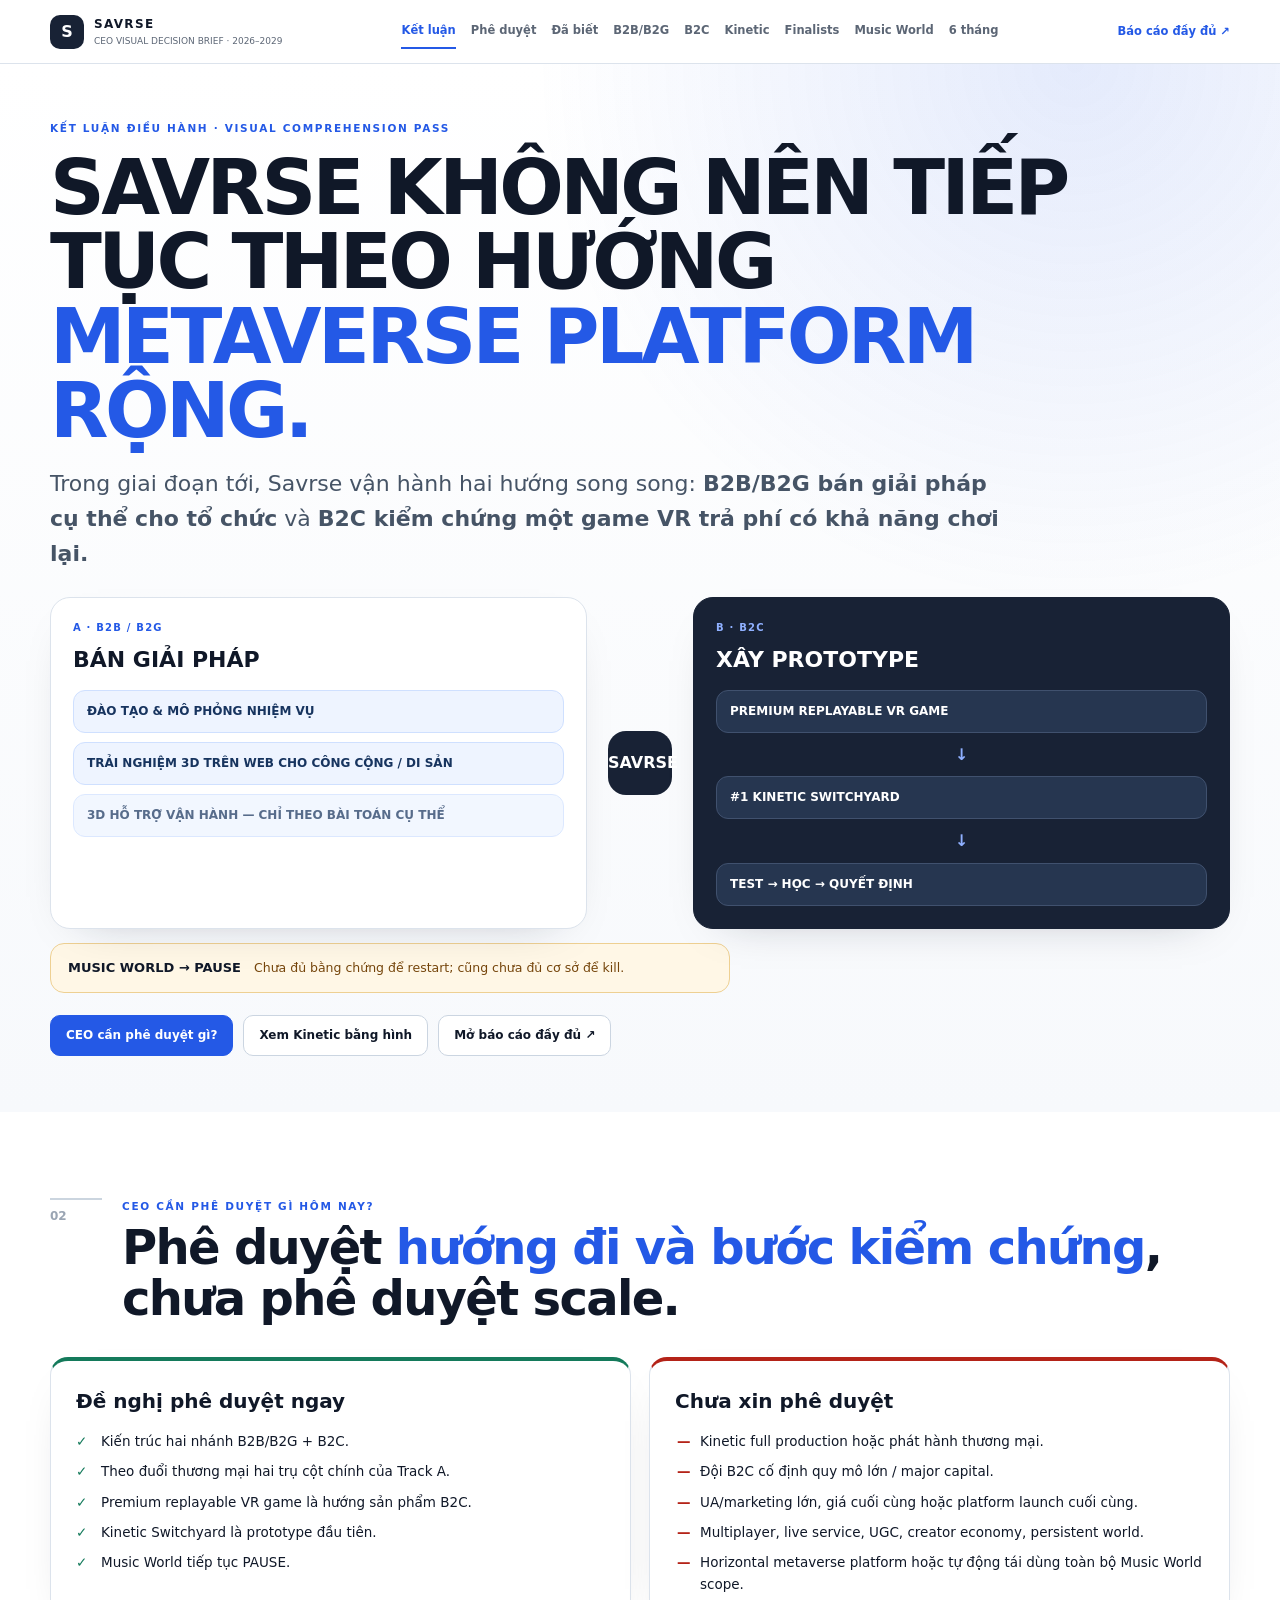
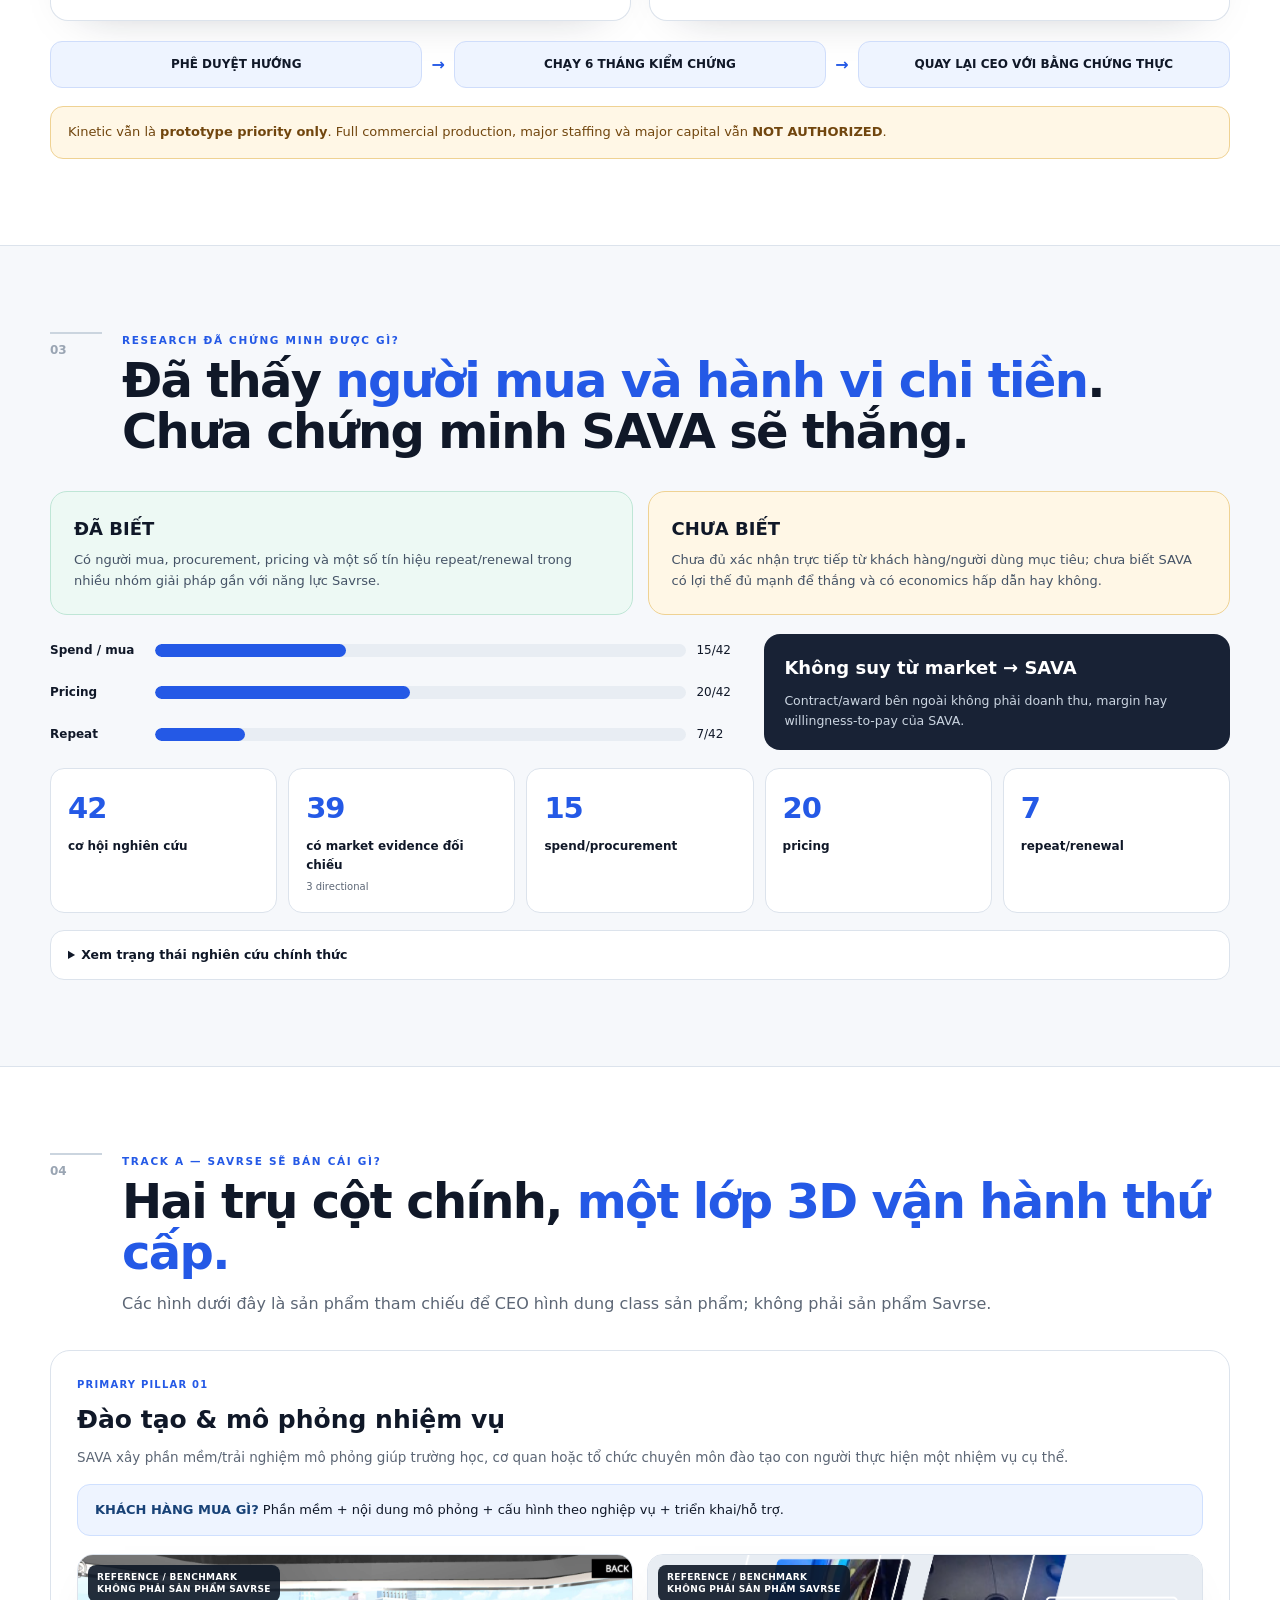
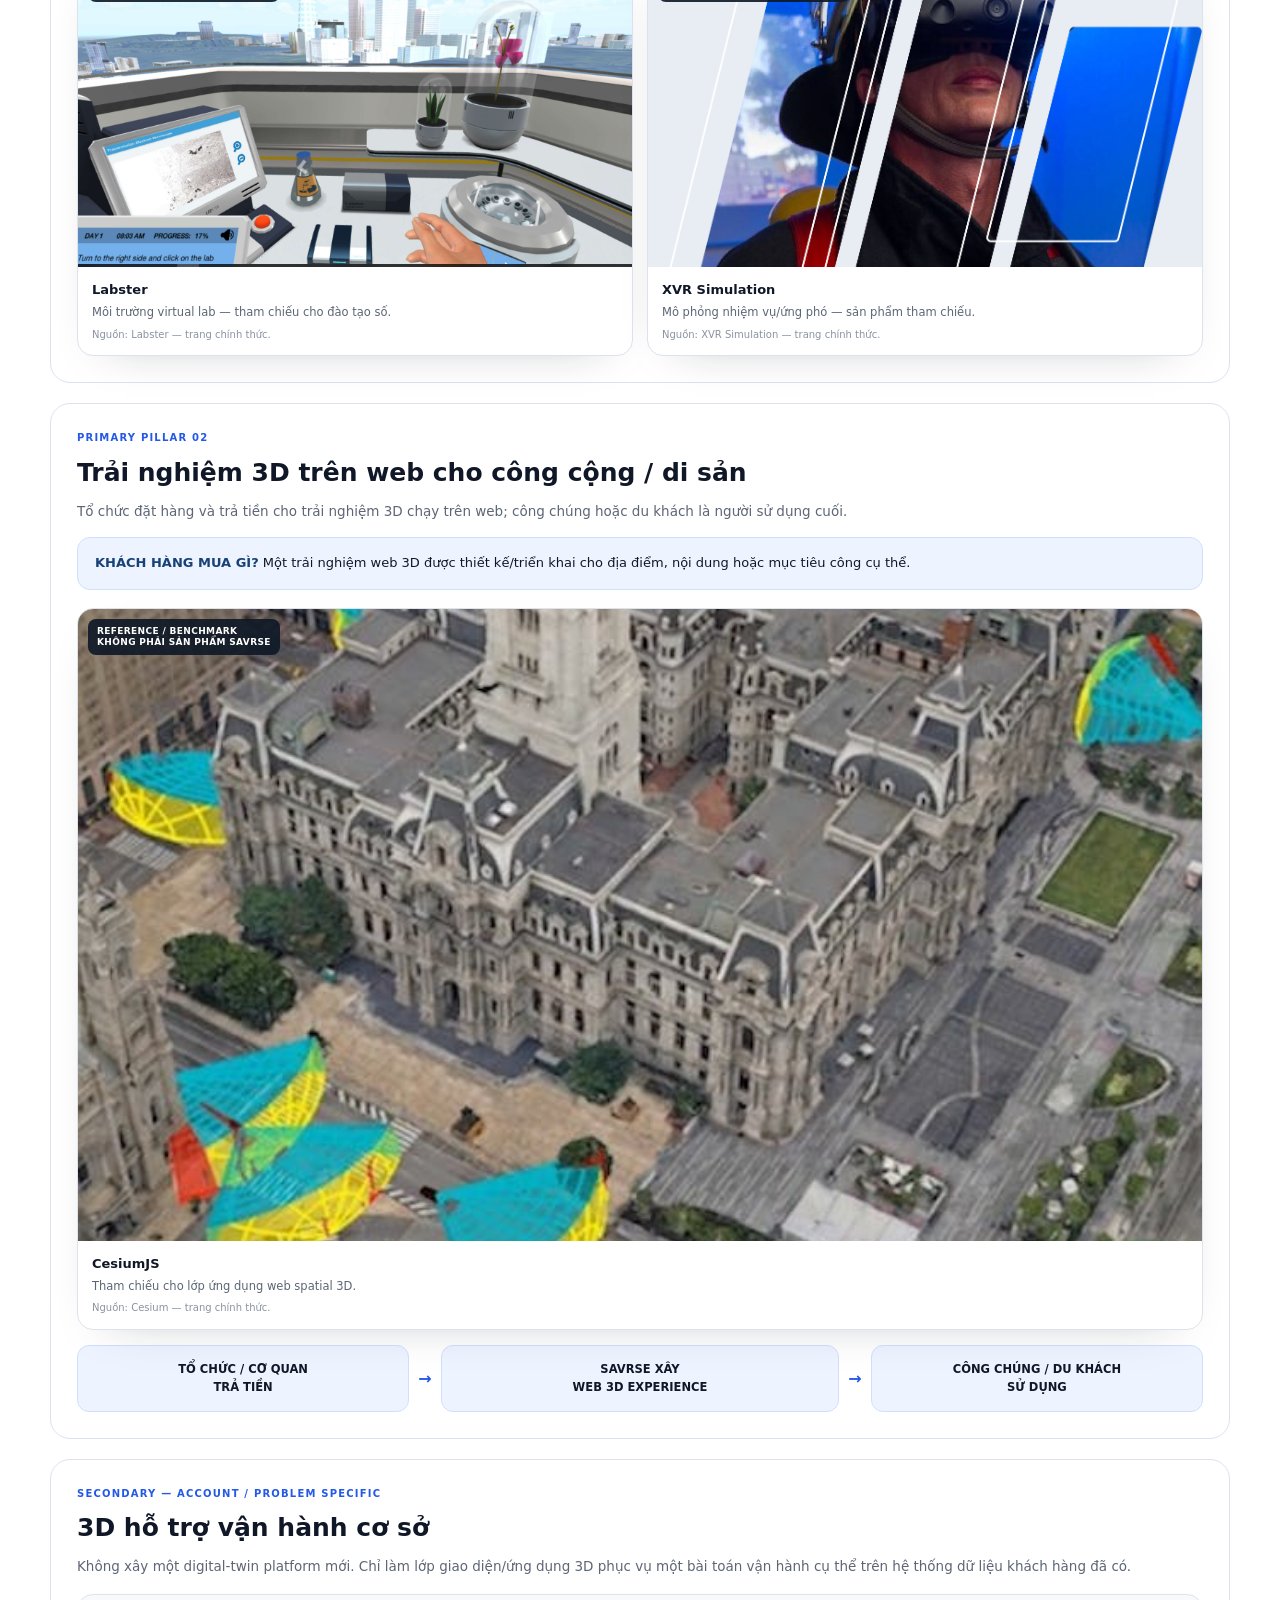
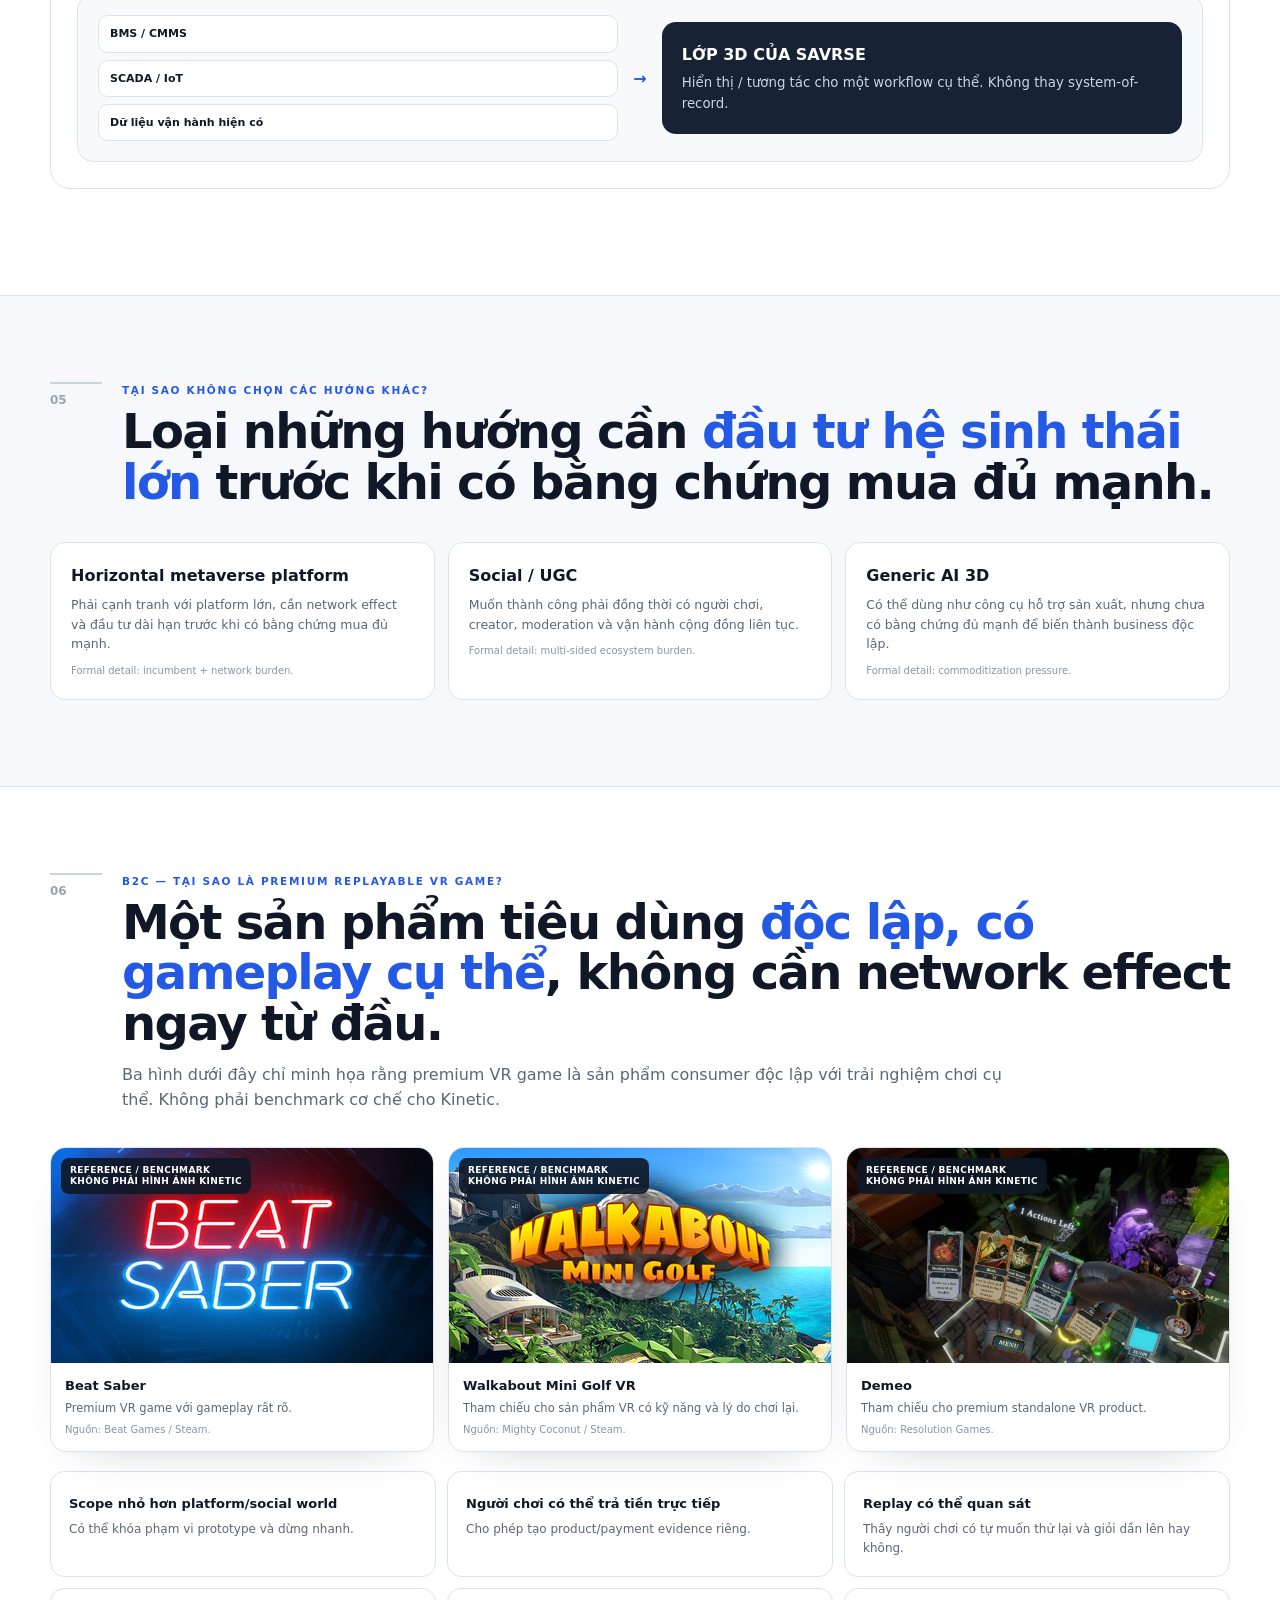
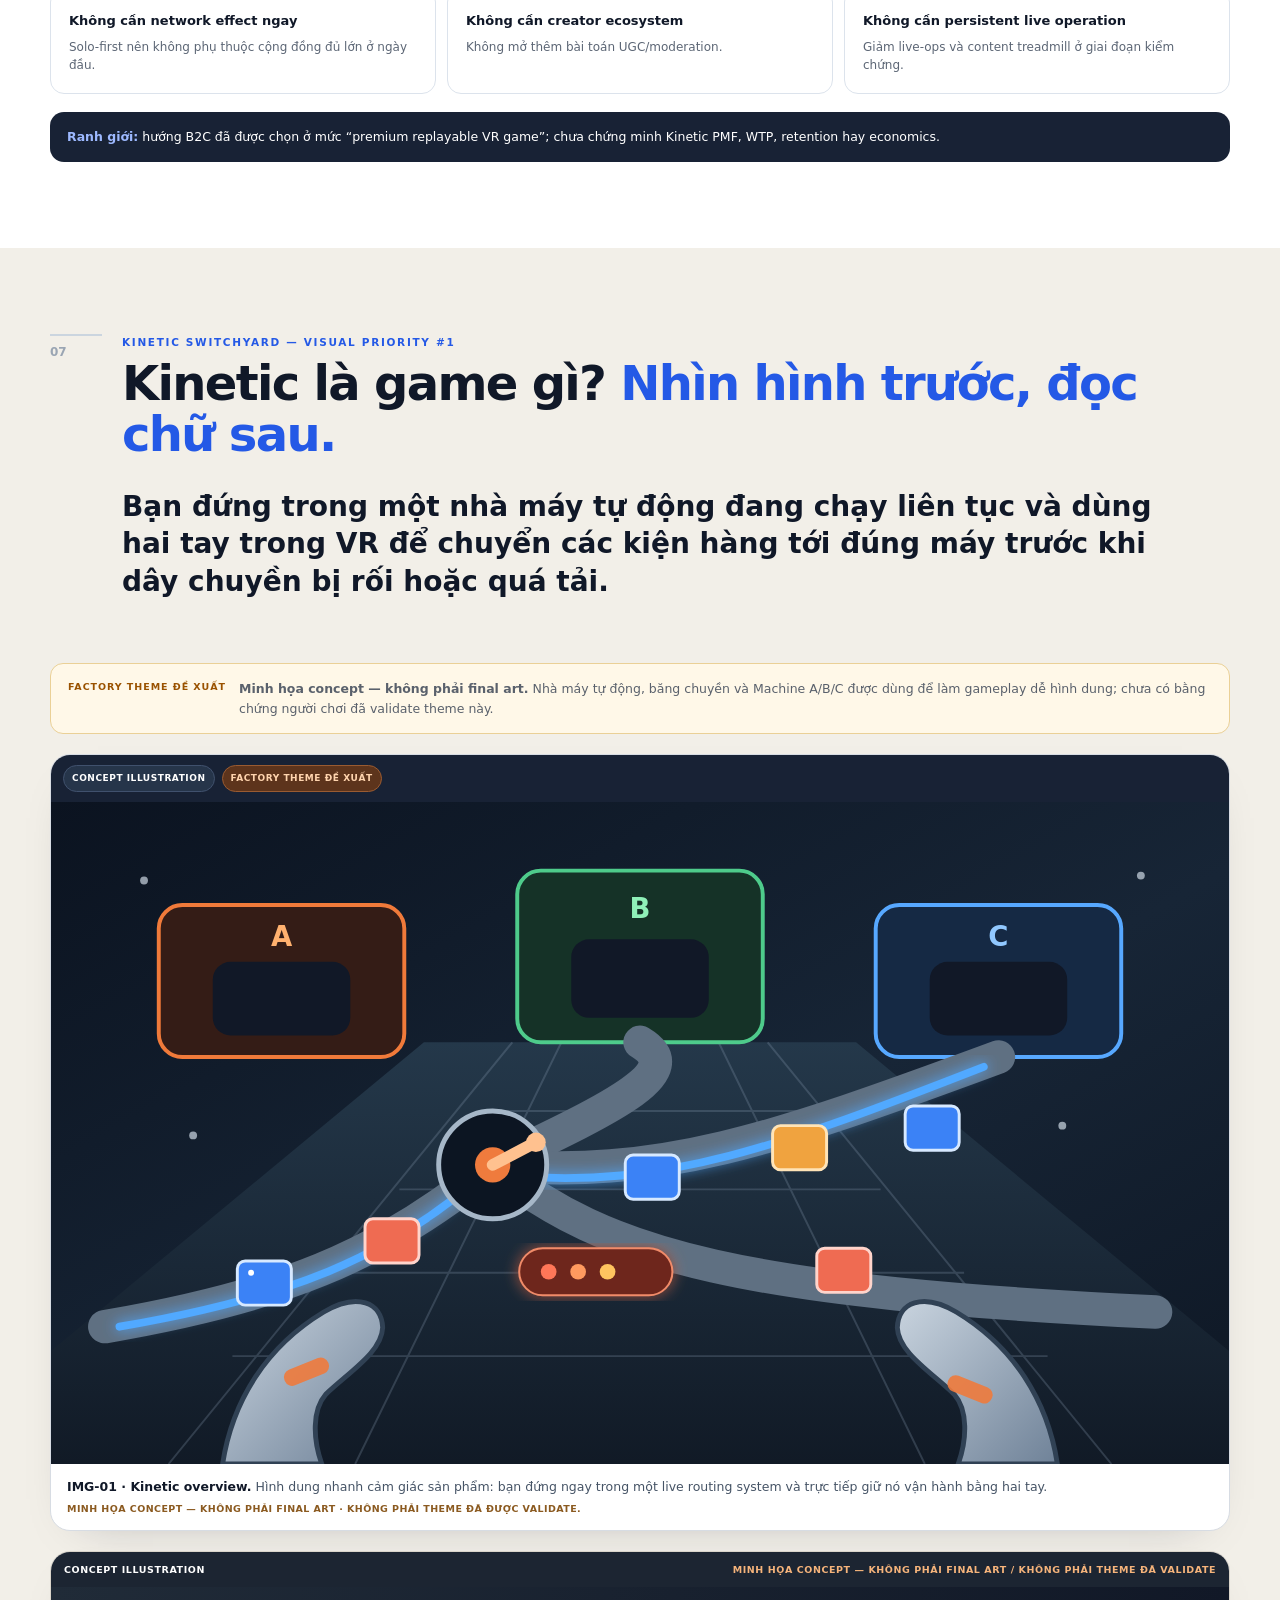
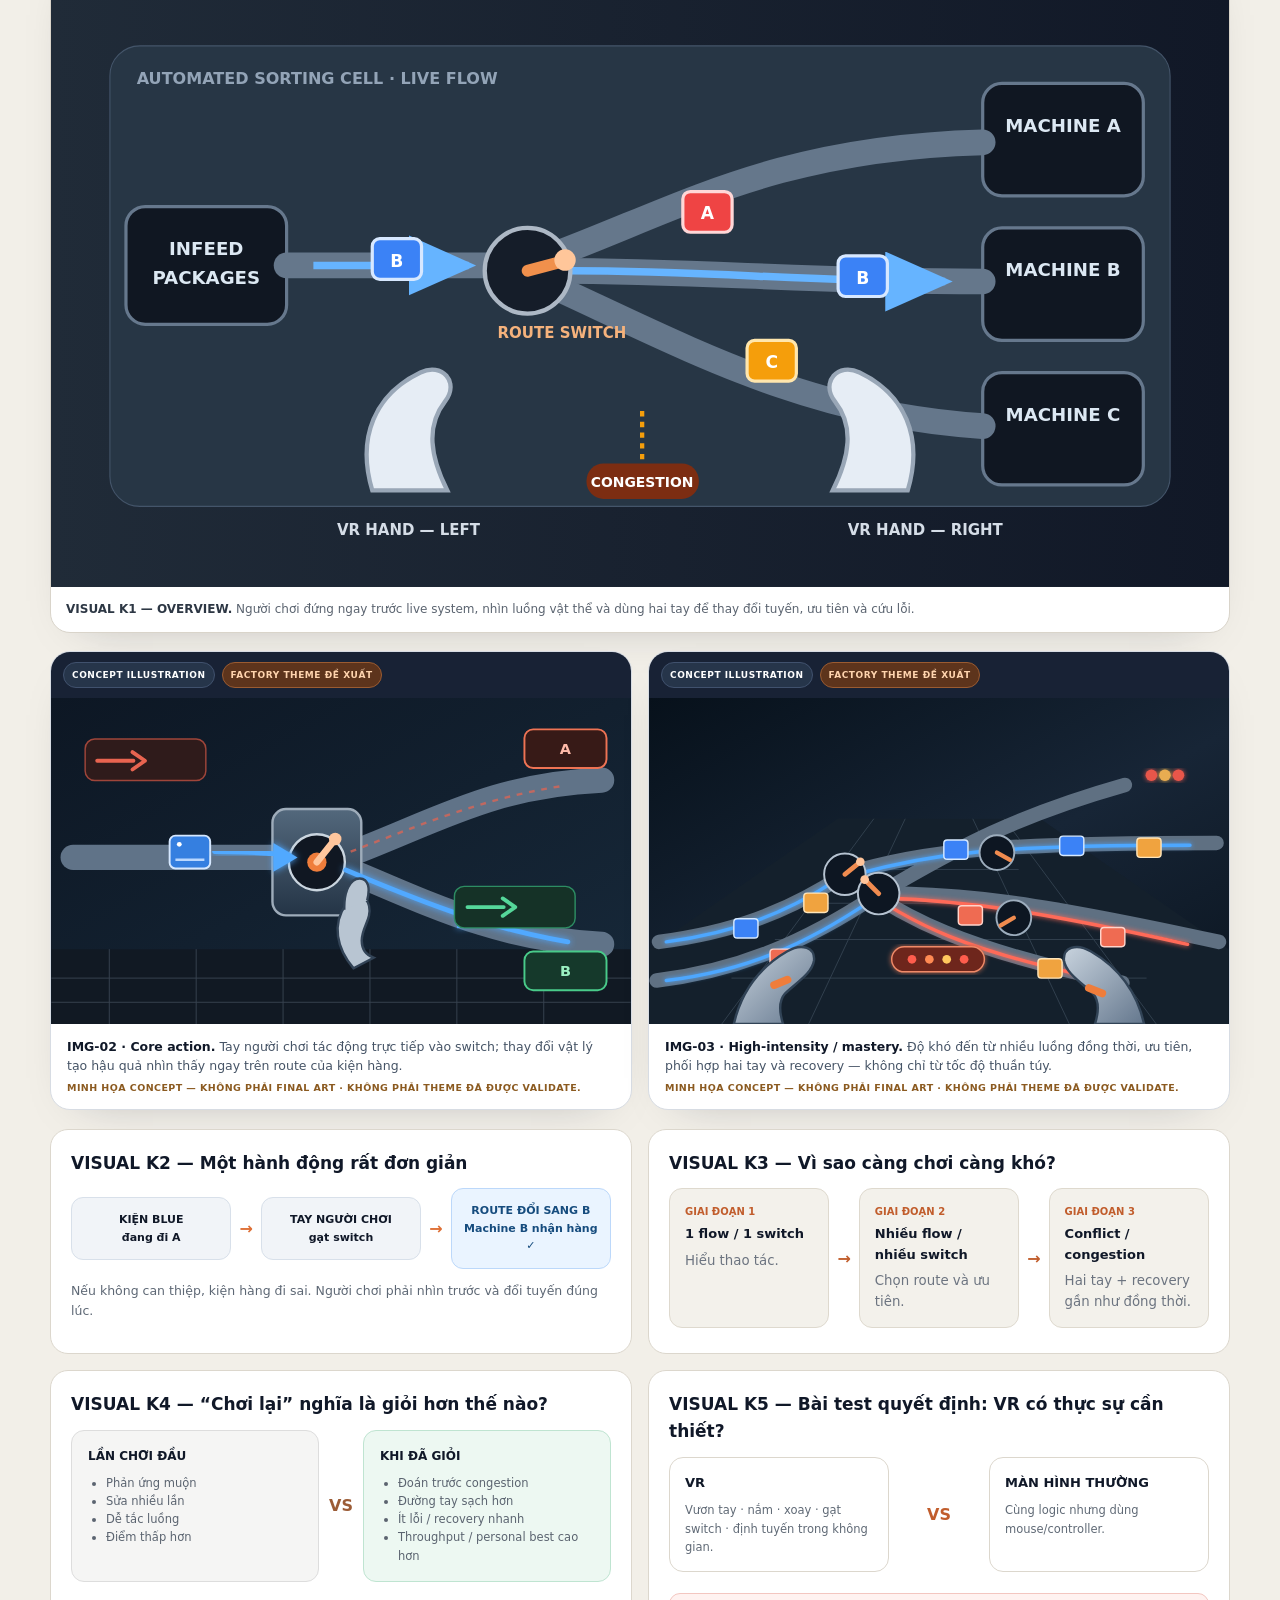
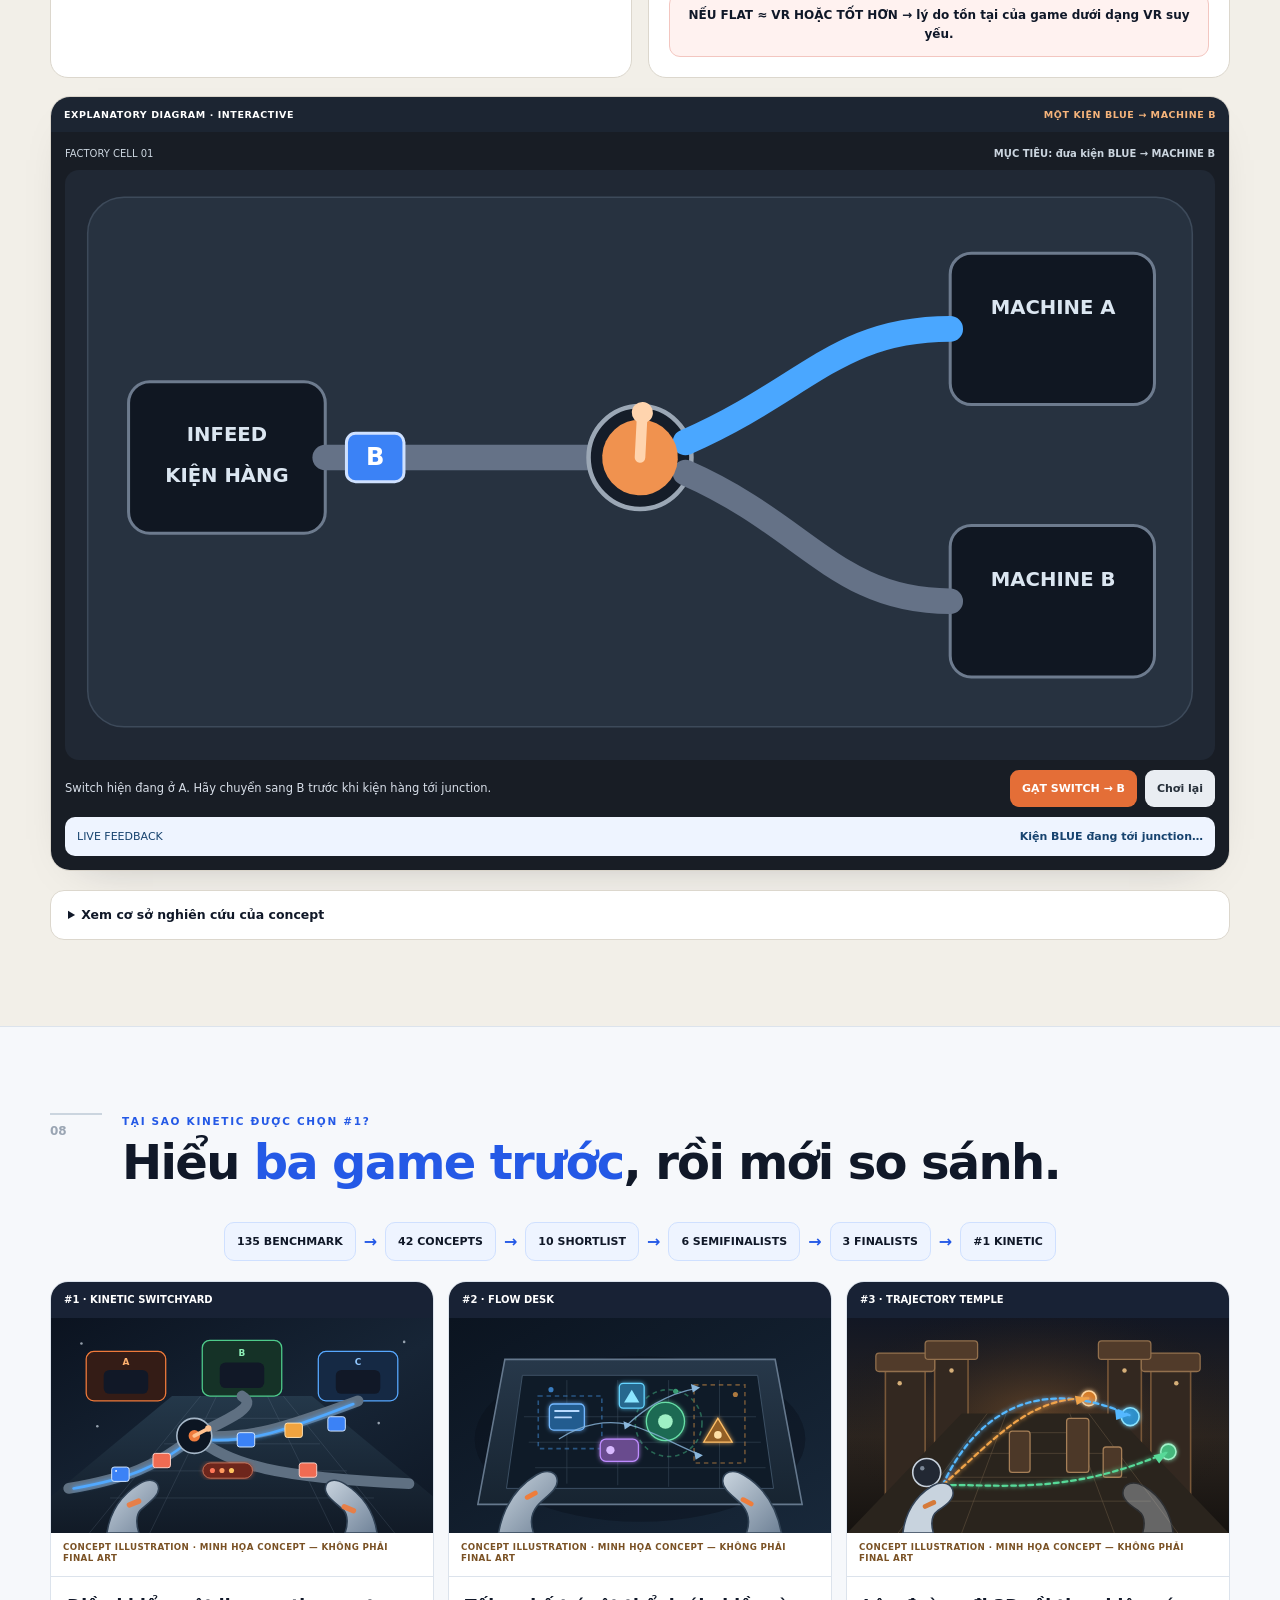
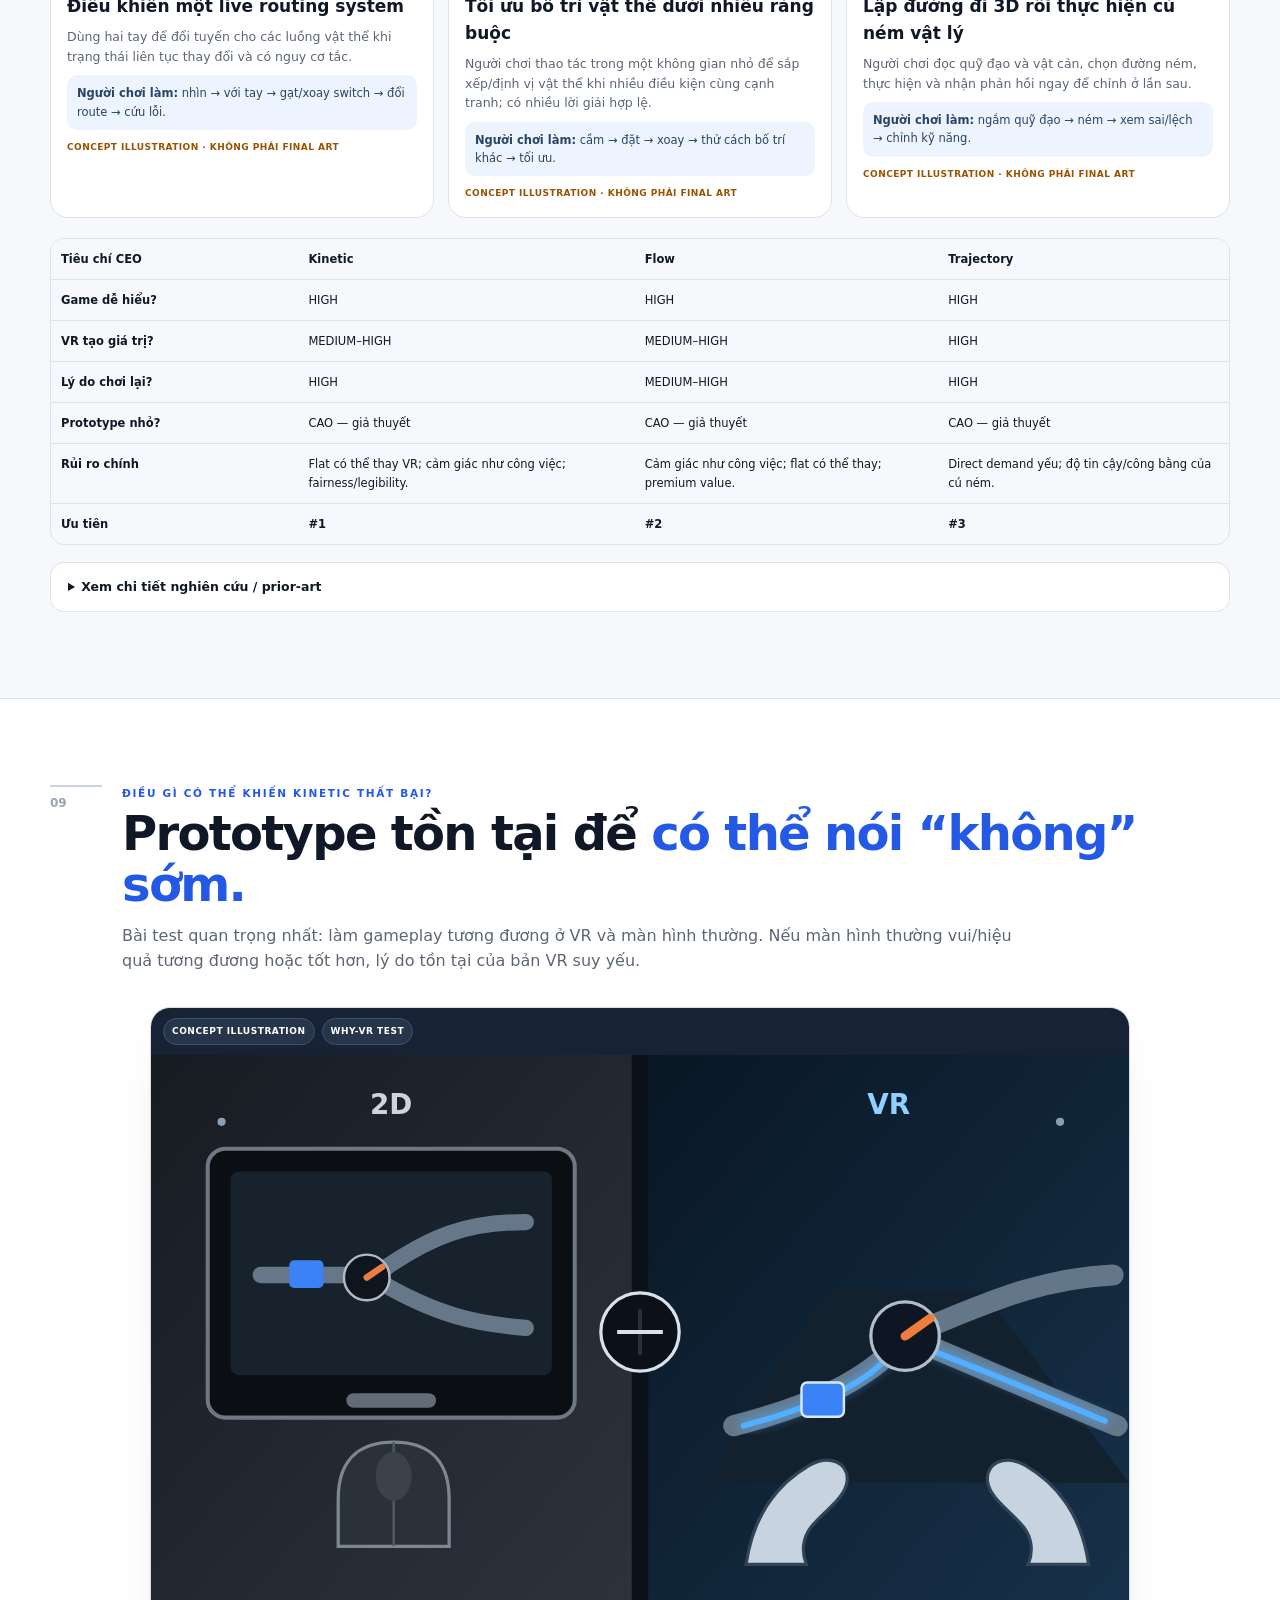
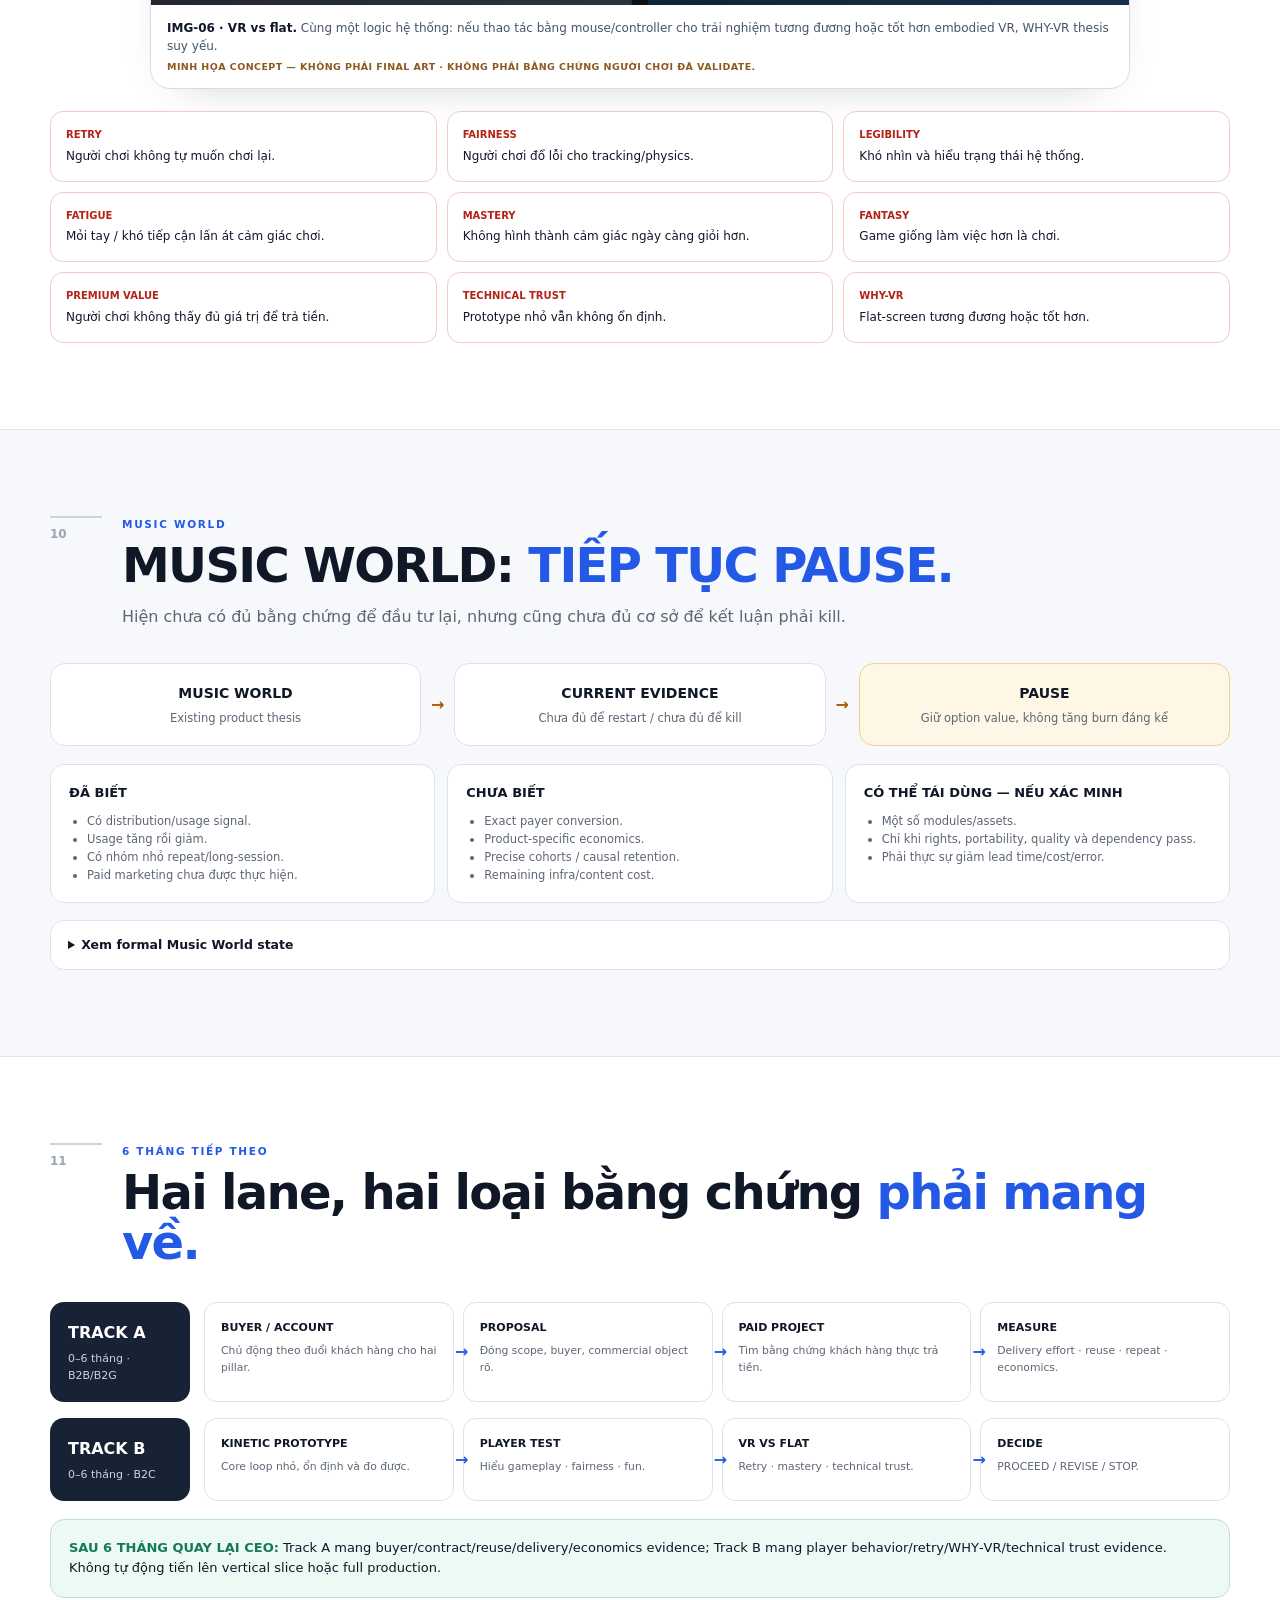
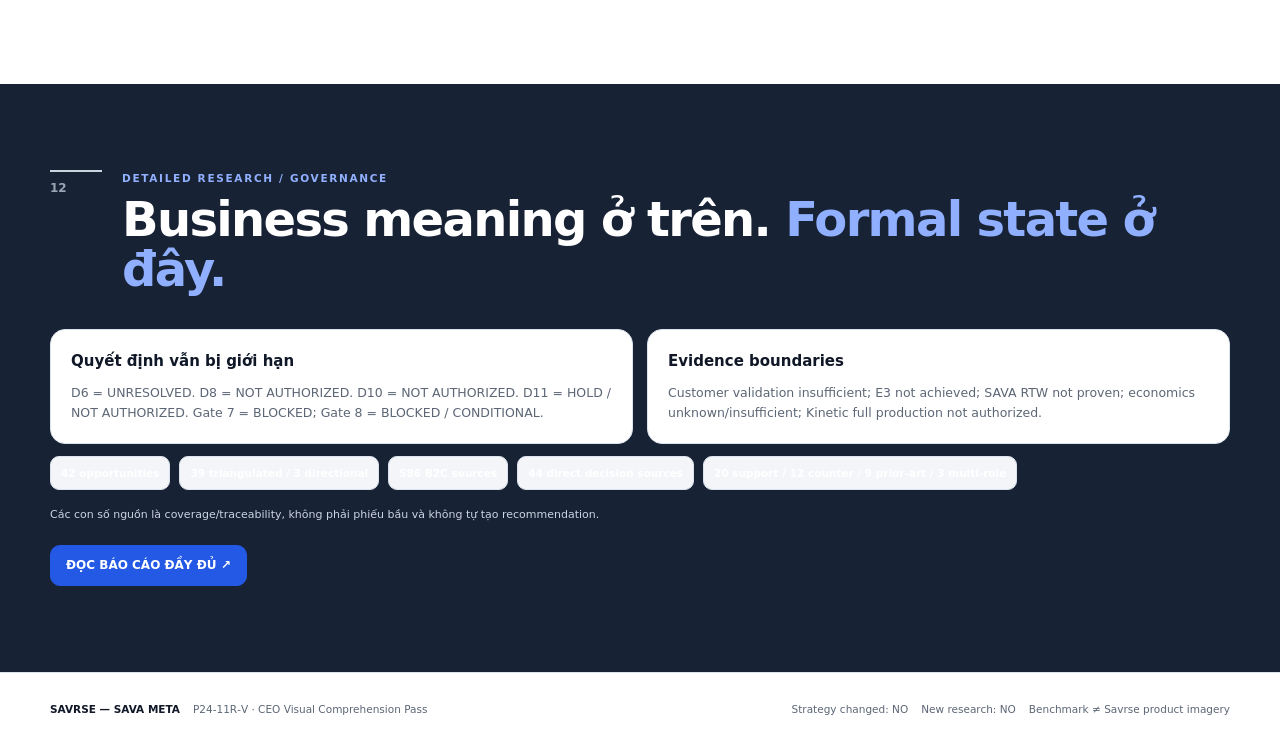
<file: index.html>
<!doctype html>
<html lang="vi">
<head>
<meta charset="utf-8">
<meta name="viewport" content="width=device-width,initial-scale=1">
<meta name="color-scheme" content="light">
<title>Savrse 2026–2029 — CEO Visual Decision Brief</title>
<meta name="description" content="CEO-facing visual decision brief for Savrse — SAVA Meta. Visual storytelling restoration derived from the authoritative P24 report without changing strategy or decision state.">
<style>
:root{--ink:#101828;--muted:#5c6675;--soft:#f6f8fb;--paper:#fff;--line:#dce3ec;--blue:#2459e6;--blue2:#173ea8;--blueSoft:#eef4ff;--navy:#182235;--green:#147a5b;--greenSoft:#edf9f4;--amber:#a85b00;--amberSoft:#fff7e6;--red:#b42318;--redSoft:#fff2f0;--radius:18px;--max:1180px;--shadow:0 16px 46px -32px rgba(16,24,40,.35);--font:Inter,ui-sans-serif,system-ui,-apple-system,"Segoe UI",sans-serif}
*{box-sizing:border-box}html{scroll-behavior:smooth;scroll-padding-top:70px}body{margin:0;font-family:var(--font);color:var(--ink);background:#fff;line-height:1.58;-webkit-font-smoothing:antialiased}a{color:inherit;text-decoration:none}img,svg{max-width:100%}button{font:inherit}.skip-link{position:fixed;left:12px;top:-70px;z-index:300;background:#fff;border:2px solid var(--blue);border-radius:10px;padding:9px 13px;font-weight:800}.skip-link:focus{top:10px}
.topbar{position:sticky;top:0;z-index:120;height:64px;display:flex;align-items:center;gap:20px;padding:0 max(18px,calc((100vw - var(--max))/2));background:rgba(255,255,255,.95);backdrop-filter:blur(14px);border-bottom:1px solid var(--line)}.brand{display:flex;align-items:center;gap:10px;min-width:max-content}.brand-mark{width:34px;height:34px;display:grid;place-items:center;border-radius:10px;background:var(--navy);color:#fff;font-weight:900}.brand b{display:block;font-size:12px;letter-spacing:.11em}.brand small{display:block;font-size:9px;color:var(--muted)}.topbar nav{display:flex;gap:15px;margin:auto}.topbar nav a{font-size:11.5px;font-weight:750;color:var(--muted);white-space:nowrap;padding:7px 0;border-bottom:2px solid transparent}.topbar nav a:hover,.topbar nav a.active{color:var(--blue);border-color:var(--blue)}.top-report{font-size:11.5px;font-weight:850;color:var(--blue);white-space:nowrap}.nav-toggle{display:none;margin-left:auto;border:1px solid #cbd5e1;background:#fff;padding:8px 10px;border-radius:9px;font-weight:800}
.section{padding:86px max(20px,calc((100vw - var(--max))/2));position:relative}.section.soft{background:var(--soft);border-top:1px solid var(--line);border-bottom:1px solid var(--line)}.section.dark{background:var(--navy);color:#fff}.section.kinetic{background:#f2efe8}.wrap{max-width:var(--max);margin:auto}.eyebrow{font-size:10.5px;font-weight:900;letter-spacing:.16em;color:var(--blue);text-transform:uppercase}.dark .eyebrow{color:#91b0ff}.section-head{display:grid;grid-template-columns:52px 1fr;gap:20px;margin-bottom:34px}.section-no{font-size:12px;font-weight:900;color:#9aa5b3;border-top:2px solid #cbd5df;padding-top:7px}.section h2{font-size:clamp(30px,4vw,48px);line-height:1.06;letter-spacing:-.035em;margin:7px 0 0}.section h2 span{color:var(--blue)}.dark h2 span{color:#90b0ff}.section-intro{max-width:900px;font-size:16px;color:var(--muted);margin:13px 0 0}.dark .section-intro{color:#c7d0df}.micro{font-size:11.5px;color:var(--muted)}
.hero{min-height:calc(100vh - 64px);display:flex;align-items:center;background:radial-gradient(circle at 84% 0,rgba(36,89,230,.12),transparent 36%),linear-gradient(180deg,#fff,#f7f9fc);padding-top:56px;padding-bottom:56px}.hero .wrap{width:100%}.hero h1{font-size:clamp(42px,6.1vw,76px);line-height:.98;letter-spacing:-.047em;margin:14px 0 19px;max-width:1060px}.hero h1 span{color:var(--blue)}.hero-lead{font-size:clamp(18px,2vw,22px);max-width:960px;color:#465466;margin:0 0 22px}.hero-architecture{margin-top:25px;display:grid;grid-template-columns:1fr 76px 1fr;align-items:stretch;gap:15px}.hero-center{display:grid;place-items:center}.hero-center div{width:64px;height:64px;border-radius:18px;background:var(--navy);color:#fff;display:grid;place-items:center;font-weight:900;box-shadow:var(--shadow)}.track-visual{border:1px solid var(--line);border-radius:20px;background:#fff;padding:22px;box-shadow:var(--shadow)}.track-visual.b2c{background:var(--navy);color:#fff;border-color:var(--navy)}.track-kicker{font-size:10px;font-weight:900;letter-spacing:.12em;color:var(--blue)}.track-visual.b2c .track-kicker{color:#8fb0ff}.track-visual h3{font-size:22px;margin:7px 0 13px}.visual-tree{display:grid;gap:9px}.visual-node{border-radius:12px;padding:11px 13px;background:var(--blueSoft);font-size:12px;font-weight:800;color:#17345f;border:1px solid #cfe0ff}.track-visual.b2c .visual-node{background:#263650;color:#fff;border-color:#40516e}.visual-arrow{text-align:center;color:var(--blue);font-weight:900}.track-visual.b2c .visual-arrow{color:#8fb0ff}.hero-pause{margin-top:14px;display:flex;align-items:center;gap:13px;padding:14px 17px;border-radius:14px;background:var(--amberSoft);border:1px solid #eed092;max-width:680px}.hero-pause b{font-size:13px}.hero-pause span{font-size:12.5px;color:#75450b}.hero-actions{display:flex;gap:10px;flex-wrap:wrap;margin-top:22px}.btn{display:inline-flex;align-items:center;justify-content:center;border:1px solid #cbd5e1;background:#fff;border-radius:10px;padding:10px 15px;font-size:12px;font-weight:850;cursor:pointer}.btn.primary{background:var(--blue);color:#fff;border-color:var(--blue)}.btn:hover{border-color:var(--blue);color:var(--blue)}.btn.primary:hover{background:var(--blue2);color:#fff}
.decision-grid{display:grid;grid-template-columns:1fr 1fr;gap:18px}.decision-card{padding:25px;border-radius:18px;border:1px solid var(--line);background:#fff;box-shadow:var(--shadow)}.decision-card.approve{border-top:4px solid var(--green)}.decision-card.defer{border-top:4px solid var(--red)}.decision-card h3{font-size:20px;margin:0 0 13px}.decision-card ul{list-style:none;margin:0;padding:0;display:grid;gap:9px}.decision-card li{position:relative;padding-left:25px;font-size:13.5px}.decision-card.approve li:before{content:"✓";position:absolute;left:0;color:var(--green);font-weight:900}.decision-card.defer li:before{content:"—";position:absolute;left:2px;color:var(--red);font-weight:900}.decision-flow{margin-top:20px;display:grid;grid-template-columns:1fr auto 1fr auto 1fr;gap:9px;align-items:center}.decision-flow span{padding:13px;border-radius:12px;text-align:center;background:var(--blueSoft);border:1px solid #cfddfb;font-size:12px;font-weight:850}.decision-flow i{font-style:normal;color:var(--blue);font-weight:900}.decision-note{margin-top:18px;padding:15px 17px;border-radius:13px;background:var(--amberSoft);border:1px solid #efd293;color:#71460e;font-size:13px}
.meaning-grid{display:grid;grid-template-columns:1fr 1fr;gap:15px}.meaning-card{padding:23px;border-radius:17px;border:1px solid var(--line);background:#fff}.meaning-card.known{background:var(--greenSoft);border-color:#bfe6d6}.meaning-card.unknown{background:var(--amberSoft);border-color:#efd293}.meaning-card h3{font-size:18px;margin:0 0 7px}.meaning-card p{margin:0;color:#455366;font-size:13px}.evidence-diagram{display:grid;grid-template-columns:1.2fr .8fr;gap:16px;margin-top:19px}.evidence-bars{display:grid;gap:10px}.evidence-bar{display:grid;grid-template-columns:95px 1fr 52px;gap:10px;align-items:center;font-size:12px}.evidence-bar b{font-size:12px}.bar-track{height:13px;background:#e8edf3;border-radius:999px;overflow:hidden}.bar-fill{height:100%;background:var(--blue);border-radius:999px}.evidence-warning{padding:20px;border-radius:16px;background:var(--navy);color:#fff}.evidence-warning b{display:block;font-size:18px}.evidence-warning span{display:block;color:#cbd5e1;font-size:12.5px;margin-top:8px}.metric-grid{display:grid;grid-template-columns:repeat(5,1fr);gap:11px;margin-top:18px}.metric{padding:17px;border:1px solid var(--line);border-radius:14px;background:#fff}.metric strong{display:block;font-size:29px;color:var(--blue);letter-spacing:-.035em}.metric span{display:block;font-size:12px;font-weight:800;margin-top:5px}.metric small{display:block;font-size:10px;color:var(--muted);margin-top:4px}details.disclosure{margin-top:17px;border:1px solid var(--line);border-radius:14px;background:#fff;padding:0 17px}details.disclosure>summary{cursor:pointer;padding:14px 0;font-size:12.5px;font-weight:850}.detail-body{padding:0 0 17px;color:var(--muted);font-size:12.5px}.formal{font-family:ui-monospace,SFMono-Regular,Menlo,monospace;font-size:10.5px;background:#f2f4f7;border-radius:6px;padding:2px 5px;color:#475467}
.sell-card{padding:26px;border:1px solid var(--line);border-radius:20px;background:#fff;margin-bottom:20px}.sell-head{display:grid;grid-template-columns:1fr auto;gap:20px;align-items:start}.sell-role{font-size:10px;font-weight:900;letter-spacing:.12em;color:var(--blue)}.sell-card h3{font-size:25px;margin:7px 0 8px}.sell-card>p,.sell-head p{color:var(--muted);font-size:13.5px;margin:0}.what-buys{padding:15px 17px;background:var(--blueSoft);border:1px solid #cfe0ff;border-radius:13px;margin-top:15px;font-size:13px}.what-buys b{color:#184277}.benchmark-row{display:grid;grid-template-columns:repeat(2,1fr);gap:14px;margin-top:18px}.benchmark-row.one{grid-template-columns:minmax(0,1fr)}.benchmark-card{position:relative;overflow:hidden;border-radius:16px;border:1px solid var(--line);background:#fff;box-shadow:var(--shadow)}.benchmark-media{display:block;position:relative;aspect-ratio:16/9;background:#e8edf3;overflow:hidden}.benchmark-media img{display:block;width:100%;height:100%;object-fit:cover}.benchmark-badge{position:absolute;left:10px;top:10px;max-width:210px;background:rgba(14,24,38,.9);color:#fff;padding:7px 9px;border-radius:8px;font-size:9px;line-height:1.25;font-weight:900;letter-spacing:.04em}.benchmark-caption{padding:13px 14px}.benchmark-caption b{display:block;font-size:13px}.benchmark-caption span{display:block;font-size:11.5px;color:var(--muted);margin-top:3px}.benchmark-caption small{display:block;font-size:10px;color:#8993a0;margin-top:5px}.payer-diagram{margin-top:15px;display:grid;grid-template-columns:1fr auto 1.2fr auto 1fr;gap:9px;align-items:center}.payer-diagram span{padding:14px;border-radius:12px;background:var(--blueSoft);border:1px solid #cfe0ff;text-align:center;font-size:11.5px;font-weight:850}.payer-diagram i{font-style:normal;color:var(--blue);font-weight:900}.ops-diagram{margin-top:17px;border-radius:16px;background:#f7f9fb;border:1px solid var(--line);padding:20px;display:grid;grid-template-columns:1fr auto 1fr;gap:15px;align-items:center}.system-stack{display:grid;gap:7px}.system-stack span{padding:9px 11px;border:1px solid var(--line);border-radius:10px;background:#fff;font-size:11px;font-weight:800}.ops-arrow{text-align:center;color:var(--blue);font-weight:900}.ops-layer{padding:20px;border-radius:14px;background:var(--navy);color:#fff}.ops-layer b{display:block}.ops-layer small{display:block;margin-top:5px;color:#cbd5e1}
.exclude-grid{display:grid;grid-template-columns:repeat(3,1fr);gap:13px}.exclude-card{padding:20px;border:1px solid var(--line);border-radius:15px;background:#fff}.exclude-card h3{font-size:16px;margin:0 0 7px}.exclude-card p{font-size:12.5px;color:var(--muted);margin:0}.exclude-card small{font-size:10px;color:#8b95a2;display:block;margin-top:9px}
.vr-bench-grid{display:grid;grid-template-columns:repeat(3,1fr);gap:14px;margin-top:19px}.vr-reasons{display:grid;grid-template-columns:repeat(3,1fr);gap:11px;margin-top:19px}.vr-reason{padding:18px;border-radius:14px;border:1px solid var(--line);background:#fff}.vr-reason b{font-size:13px}.vr-reason p{font-size:12px;color:var(--muted);margin:5px 0 0}.b2c-boundary{margin-top:18px;border-radius:14px;padding:15px 17px;background:var(--navy);color:#fff;font-size:12.5px}.b2c-boundary b{color:#9db9ff}
.kinetic-one{font-size:clamp(20px,2.4vw,28px);line-height:1.35;max-width:1040px}.theme-note{display:flex;gap:13px;align-items:flex-start;margin:19px 0;padding:15px 17px;border-radius:13px;background:#fff8e8;border:1px solid #ead096}.theme-pill{white-space:nowrap;font-size:9.5px;font-weight:900;letter-spacing:.1em;color:#9a5200}.theme-note div{font-size:12.5px;color:#5a616c}.concept-frame{border:1px solid #d9d4ca;border-radius:20px;overflow:hidden;background:#fff;margin-top:20px;box-shadow:var(--shadow)}.concept-label{display:flex;justify-content:space-between;gap:10px;flex-wrap:wrap;padding:10px 13px;background:#1c2532;color:#fff;font-size:9.5px;font-weight:900;letter-spacing:.06em}.concept-label span:last-child{color:#f6b47b}.concept-svg{display:block;width:100%;background:#222b36}.concept-caption{padding:13px 15px;color:#5b6470;font-size:12px}.concept-caption b{color:#2d3744}.route-to-a,.route-to-b{transition:stroke .2s}.route-to-a.active,.route-to-b.active{stroke:#4aa7ff!important}.route-to-a:not(.active),.route-to-b:not(.active){stroke:#657287!important}#factory-package.running{animation:pkgToB 2.5s ease-in-out forwards}.factory-result.success{background:#e9f7ef!important;color:#176143!important}#factory-switch:disabled{background:#6f7884!important;cursor:default}@keyframes pkgToB{0%{transform:translate(205px,190px)}45%{transform:translate(370px,190px)}100%{transform:translate(600px,285px)}}.kinetic-visual-grid{display:grid;grid-template-columns:1fr 1fr;gap:16px;margin-top:19px}.visual-card{border:1px solid #dcd7cd;border-radius:18px;background:#fff;padding:20px}.visual-card h3{font-size:17px;margin:0 0 12px}.visual-card p{font-size:12.5px;color:#5e6875}.action-flow{display:grid;grid-template-columns:1fr auto 1fr auto 1fr;gap:8px;align-items:center}.action-node{padding:13px 10px;border-radius:12px;text-align:center;background:#f1f4f8;border:1px solid #d8e0ea;font-size:11px;font-weight:850}.action-node.target{background:#eaf4ff;border-color:#bcd8fa;color:#164c7e}.action-flow i{font-style:normal;color:#de6f35;font-weight:900}.escalation{display:grid;grid-template-columns:1fr auto 1fr auto 1fr;gap:8px;align-items:stretch}.stage{padding:15px;border-radius:13px;background:#f3f1eb;border:1px solid #ded9ce}.stage strong{display:block;font-size:10px;color:#c15d2c}.stage b{display:block;font-size:13px;margin-top:4px}.stage small{display:block;color:#6c7480;margin-top:5px}.escalation i{align-self:center;font-style:normal;color:#c15d2c;font-weight:900}.mastery-compare{display:grid;grid-template-columns:1fr auto 1fr;gap:10px;align-items:stretch}.mastery-side{padding:16px;border-radius:13px;background:#f5f5f4;border:1px solid #ddd}.mastery-side.good{background:#edf8f2;border-color:#bfe4d1}.mastery-side h4{font-size:12px;margin:0 0 8px}.mastery-side ul{font-size:11.5px;color:#5b6470;margin:0;padding-left:18px}.vs{display:grid;place-items:center;font-weight:900;color:#9b5c36}.vrflat{display:grid;grid-template-columns:1fr 76px 1fr;gap:12px;align-items:stretch}.test-side{border:1px solid #dcd7cd;border-radius:14px;padding:15px;background:#fff}.test-side h4{margin:0 0 8px;font-size:13px}.test-side p{margin:0;font-size:11.5px;color:#606a76}.test-versus{display:grid;place-items:center;font-weight:900;color:#c15d2c}.test-outcome{grid-column:1/-1;margin-top:9px;padding:12px;border-radius:11px;background:#fff2f0;border:1px solid #f3c6c0;font-size:12px;text-align:center}.research-drawer{margin-top:19px;border:1px solid #dcd7cd;border-radius:14px;background:#fff;padding:0 17px}.research-drawer summary{padding:14px 0;font-size:12.5px;font-weight:850;cursor:pointer}.research-drawer .detail-body{color:#626c78}
.funnel{display:flex;align-items:center;justify-content:center;gap:8px;flex-wrap:wrap;margin-bottom:20px}.funnel span{padding:10px 12px;border-radius:10px;background:var(--blueSoft);border:1px solid #cfe0ff;font-size:11px;font-weight:850}.funnel i{font-style:normal;color:var(--blue);font-weight:900}.finalist-grid{display:grid;grid-template-columns:repeat(3,1fr);gap:14px}.finalist-card{border:1px solid var(--line);border-radius:18px;background:#fff;overflow:hidden}.finalist-card .rank{padding:10px 13px;background:var(--navy);color:#fff;font-size:10px;font-weight:900}.mini-illustration{height:190px;background:#eef2f7;padding:10px}.mini-illustration svg{width:100%;height:100%;display:block}.finalist-copy{padding:16px}.finalist-copy h3{font-size:17px;margin:0 0 7px}.finalist-copy p{font-size:12.5px;color:var(--muted);margin:0 0 9px}.does{font-size:11.5px;padding:9px 10px;border-radius:10px;background:var(--blueSoft);color:#284564}.mini-label{font-size:9px;font-weight:900;letter-spacing:.05em;color:#9a5200;margin-top:10px}.compare-table{width:100%;border-collapse:separate;border-spacing:0;margin-top:20px;font-size:11.5px;border:1px solid var(--line);border-radius:14px;overflow:hidden}.compare-table th,.compare-table td{padding:11px 10px;border-bottom:1px solid var(--line);vertical-align:top}.compare-table tr:last-child td{border-bottom:0}.compare-table th{background:#f6f8fb;text-align:left}.compare-table td:first-child{font-weight:850;width:21%}
.kill-grid{display:grid;grid-template-columns:repeat(3,1fr);gap:10px;margin-top:18px}.kill-signal{padding:15px;border-radius:13px;background:#fff;border:1px solid #f0cbc6;font-size:12px}.kill-signal b{display:block;color:var(--red);font-size:10px;margin-bottom:4px}
.music-flow{display:grid;grid-template-columns:1fr auto 1fr auto 1fr;gap:10px;align-items:center}.music-node{padding:18px;border-radius:15px;background:#fff;border:1px solid var(--line);text-align:center}.music-node b{display:block;font-size:14px}.music-node span{display:block;font-size:11.5px;color:var(--muted);margin-top:5px}.music-node.pause{background:var(--amberSoft);border-color:#efd293}.music-flow i{font-style:normal;color:var(--amber);font-weight:900}.music-columns{display:grid;grid-template-columns:repeat(3,1fr);gap:12px;margin-top:18px}.music-columns article{padding:18px;border:1px solid var(--line);border-radius:14px;background:#fff}.music-columns h3{font-size:13px;margin:0 0 8px}.music-columns ul{font-size:11.5px;color:var(--muted);margin:0;padding-left:18px}
.roadmap-visual{display:grid;gap:16px}.road-lane{display:grid;grid-template-columns:140px 1fr;gap:14px;align-items:stretch}.lane-title{border-radius:14px;padding:18px;background:var(--navy);color:#fff}.lane-title b{display:block;font-size:16px}.lane-title span{display:block;font-size:11px;color:#cbd5e1;margin-top:4px}.road-steps{display:grid;grid-template-columns:repeat(4,1fr);gap:9px}.road-step{position:relative;padding:16px;border:1px solid var(--line);border-radius:13px;background:#fff}.road-step:not(:last-child):after{content:"→";position:absolute;right:-9px;top:50%;transform:translate(50%,-50%);z-index:2;color:var(--blue);font-weight:900}.road-step b{display:block;font-size:11px}.road-step span{display:block;font-size:10.8px;color:var(--muted);margin-top:5px}.return-box{margin-top:18px;padding:18px;border-radius:14px;background:var(--greenSoft);border:1px solid #bde2d1;font-size:13px}.return-box b{color:var(--green)}
.governance-grid{display:grid;grid-template-columns:1fr 1fr;gap:14px}.gov-card{padding:20px;border:1px solid var(--line);border-radius:15px;background:#fff}.gov-card h3{margin:0 0 9px;font-size:15px}.gov-card p{margin:0;font-size:12.5px;color:var(--muted)}.source-counts{display:flex;gap:9px;flex-wrap:wrap;margin-top:12px}.source-counts span{padding:8px 10px;border-radius:9px;background:#f3f5f8;border:1px solid var(--line);font-size:10.5px;font-weight:800}footer{padding:28px max(20px,calc((100vw - var(--max))/2));border-top:1px solid var(--line);display:flex;justify-content:space-between;gap:20px;font-size:10.5px;color:var(--muted)}footer div{display:flex;gap:13px;flex-wrap:wrap}footer b{color:var(--ink)}
@media(max-width:1080px){.top-report{display:none}.topbar nav{gap:10px}.hero-architecture{grid-template-columns:1fr 55px 1fr}.metric-grid{grid-template-columns:repeat(3,1fr)}.vr-bench-grid{grid-template-columns:repeat(3,1fr)}.road-steps{grid-template-columns:repeat(2,1fr)}.road-step:nth-child(2):after{display:none}}
@media(max-width:820px){html{scroll-padding-top:58px}.topbar{height:56px;padding:0 14px}.brand small{display:none}.nav-toggle{display:block}.topbar nav{position:absolute;display:none;top:56px;left:0;right:0;background:#fff;border-bottom:1px solid var(--line);padding:12px 16px;flex-direction:column;gap:2px}.topbar nav.open{display:flex}.topbar nav a{padding:9px 0}.section{padding:65px 16px}.section-head{grid-template-columns:38px 1fr;gap:13px}.hero{min-height:auto;padding-top:60px}.hero-architecture{grid-template-columns:1fr}.hero-center{display:none}.decision-grid,.meaning-grid,.evidence-diagram,.sell-head,.kinetic-visual-grid,.governance-grid{grid-template-columns:1fr}.benchmark-row,.vr-bench-grid,.finalist-grid,.exclude-grid,.vr-reasons,.music-columns{grid-template-columns:1fr 1fr}.payer-diagram{grid-template-columns:1fr}.payer-diagram i{transform:rotate(90deg);text-align:center}.ops-diagram{grid-template-columns:1fr}.ops-arrow{transform:rotate(90deg)}.factory-wrap{grid-template-columns:1fr}.metric-grid{grid-template-columns:repeat(2,1fr)}.decision-flow,.action-flow,.escalation,.mastery-compare,.vrflat,.music-flow{grid-template-columns:1fr}.decision-flow i,.action-flow i,.escalation i,.music-flow i{transform:rotate(90deg);text-align:center}.vs,.test-versus{padding:2px}.test-outcome{grid-column:1}.kill-grid{grid-template-columns:1fr 1fr}.road-lane{grid-template-columns:1fr}.road-steps{grid-template-columns:1fr 1fr}.road-step:after{display:none}.benchmark-media{aspect-ratio:16/10}}
@media(max-width:520px){.section{padding:56px 13px}.hero h1{font-size:40px}.hero-lead{font-size:16px}.benchmark-row,.vr-bench-grid,.finalist-grid,.exclude-grid,.vr-reasons,.music-columns,.metric-grid,.kill-grid,.road-steps{grid-template-columns:1fr}.benchmark-badge{font-size:8px;max-width:180px}.benchmark-caption{padding:11px}.concept-label{font-size:8px}.concept-caption{font-size:11px}.walkthrough li{grid-template-columns:48px 1fr}.factory-controls{grid-template-columns:1fr}.factory-result,.factory-hud{flex-direction:column;align-items:flex-start}.factory-hud b{text-align:left}.theme-note{flex-direction:column}.theme-pill{white-space:normal}.compare-table{font-size:10px}.compare-table th,.compare-table td{padding:8px 6px}.compare-table td:first-child{width:auto}.topbar .brand b{font-size:11px}footer{flex-direction:column}.mini-illustration{height:170px}}

/* P24-11R-IMG-CONCEPT-INTEGRATION */
.concept-photo{margin:20px 0 0;border:1px solid #d7dce3;border-radius:20px;overflow:hidden;background:#fff;box-shadow:var(--shadow)}
.concept-photo img{display:block;width:100%;height:auto;aspect-ratio:16/9;object-fit:cover;background:#111a26}
.concept-photo figcaption{padding:14px 16px 4px;color:#465466;font-size:12.5px;line-height:1.5}
.concept-photo figcaption b{color:var(--ink)}
.concept-photo .concept-disclosure{display:block;padding:0 16px 14px;color:#8b5a20;font-size:9.5px;font-weight:900;letter-spacing:.045em}
.concept-badges{display:flex;gap:7px;flex-wrap:wrap;padding:10px 12px;background:#182235;color:#fff}
.concept-badges span{display:inline-flex;padding:5px 8px;border-radius:999px;background:#26354a;border:1px solid #40516d;font-size:9px;font-weight:900;letter-spacing:.06em}
.concept-badges span.proposed{background:#5d341c;border-color:#9a5b31;color:#ffd4ae}
.concept-image-pair{display:grid;grid-template-columns:1fr 1fr;gap:16px;margin-top:18px}
.concept-image-pair .concept-photo{margin:0}
.finalist-photo{margin:0;background:#0f1824;border-bottom:1px solid var(--line)}
.finalist-photo img{display:block;width:100%;height:auto;aspect-ratio:16/9;object-fit:cover;background:#101a26}
.finalist-photo figcaption{padding:9px 12px 11px;background:#fff;color:#7a5124;font-size:8.7px;font-weight:900;letter-spacing:.045em;line-height:1.35}
.finalist-card .mini-illustration{display:none}
.failure-visual{max-width:980px;margin:0 auto 22px}
.failure-visual figcaption{font-size:12px}
@media(max-width:820px){.concept-image-pair{grid-template-columns:1fr}.concept-photo{border-radius:16px}.concept-badges{align-items:flex-start}.finalist-photo figcaption{font-size:8.5px}}
@media(max-width:520px){.concept-photo figcaption{padding:11px 12px 3px;font-size:11px}.concept-photo .concept-disclosure{padding:0 12px 12px;font-size:8.5px}.concept-badges span{font-size:8px}.failure-visual{margin-bottom:16px}}

</style>
</head>
<body>
<a class="skip-link" href="#main">Bỏ qua điều hướng</a>
<header class="topbar">
<a class="brand" href="#answer"><span class="brand-mark">S</span><span><b>SAVRSE</b><small>CEO VISUAL DECISION BRIEF · 2026–2029</small></span></a>
<button class="nav-toggle" aria-expanded="false" aria-controls="main-nav">Menu</button>
<nav id="main-nav" aria-label="Điều hướng chính"><a href="#answer">Kết luận</a><a href="#decisions">Phê duyệt</a><a href="#evidence">Đã biết</a><a href="#track-a">B2B/B2G</a><a href="#b2c">B2C</a><a href="#kinetic">Kinetic</a><a href="#finalists">Finalists</a><a href="#music-world">Music World</a><a href="#roadmap">6 tháng</a></nav>
<a class="top-report" data-full-report href="#">Báo cáo đầy đủ ↗</a>
</header>
<main id="main">
<section id="answer" class="section hero" data-section="1"><div class="wrap">
<div class="eyebrow">KẾT LUẬN ĐIỀU HÀNH · VISUAL COMPREHENSION PASS</div>
<h1>SAVRSE KHÔNG NÊN TIẾP TỤC THEO HƯỚNG <span>METAVERSE PLATFORM RỘNG.</span></h1>
<p class="hero-lead">Trong giai đoạn tới, Savrse vận hành hai hướng song song: <b>B2B/B2G bán giải pháp cụ thể cho tổ chức</b> và <b>B2C kiểm chứng một game VR trả phí có khả năng chơi lại.</b></p>
<div class="hero-architecture" aria-label="Kiến trúc chiến lược hai nhánh của Savrse">
<article class="track-visual"><div class="track-kicker">A · B2B / B2G</div><h3>BÁN GIẢI PHÁP</h3><div class="visual-tree"><div class="visual-node">ĐÀO TẠO & MÔ PHỎNG NHIỆM VỤ</div><div class="visual-node">TRẢI NGHIỆM 3D TRÊN WEB CHO CÔNG CỘNG / DI SẢN</div><div class="visual-node" style="opacity:.72">3D HỖ TRỢ VẬN HÀNH — CHỈ THEO BÀI TOÁN CỤ THỂ</div></div></article>
<div class="hero-center"><div>SAVRSE</div></div>
<article class="track-visual b2c"><div class="track-kicker">B · B2C</div><h3>XÂY PROTOTYPE</h3><div class="visual-tree"><div class="visual-node">PREMIUM REPLAYABLE VR GAME</div><div class="visual-arrow">↓</div><div class="visual-node">#1 KINETIC SWITCHYARD</div><div class="visual-arrow">↓</div><div class="visual-node">TEST → HỌC → QUYẾT ĐỊNH</div></div></article>
</div>
<div class="hero-pause"><b>MUSIC WORLD → PAUSE</b><span>Chưa đủ bằng chứng để restart; cũng chưa đủ cơ sở để kill.</span></div>
<div class="hero-actions"><a class="btn primary" href="#decisions">CEO cần phê duyệt gì?</a><a class="btn" href="#kinetic">Xem Kinetic bằng hình</a><a class="btn" data-full-report href="#">Mở báo cáo đầy đủ ↗</a></div>
</div></section>

<section id="decisions" class="section" data-section="2"><div class="wrap"><div class="section-head"><span class="section-no">02</span><div><div class="eyebrow">CEO CẦN PHÊ DUYỆT GÌ HÔM NAY?</div><h2>Phê duyệt <span>hướng đi và bước kiểm chứng</span>, chưa phê duyệt scale.</h2></div></div>
<div class="decision-grid"><article class="decision-card approve"><h3>Đề nghị phê duyệt ngay</h3><ul><li>Kiến trúc hai nhánh B2B/B2G + B2C.</li><li>Theo đuổi thương mại hai trụ cột chính của Track A.</li><li>Premium replayable VR game là hướng sản phẩm B2C.</li><li>Kinetic Switchyard là prototype đầu tiên.</li><li>Music World tiếp tục PAUSE.</li></ul></article><article class="decision-card defer"><h3>Chưa xin phê duyệt</h3><ul><li>Kinetic full production hoặc phát hành thương mại.</li><li>Đội B2C cố định quy mô lớn / major capital.</li><li>UA/marketing lớn, giá cuối cùng hoặc platform launch cuối cùng.</li><li>Multiplayer, live service, UGC, creator economy, persistent world.</li><li>Horizontal metaverse platform hoặc tự động tái dùng toàn bộ Music World scope.</li></ul></article></div>
<div class="decision-flow"><span>PHÊ DUYỆT HƯỚNG</span><i>→</i><span>CHẠY 6 THÁNG KIỂM CHỨNG</span><i>→</i><span>QUAY LẠI CEO VỚI BẰNG CHỨNG THỰC</span></div><div class="decision-note">Kinetic vẫn là <b>prototype priority only</b>. Full commercial production, major staffing và major capital vẫn <b>NOT AUTHORIZED</b>.</div></div></section>

<section id="evidence" class="section soft" data-section="3"><div class="wrap"><div class="section-head"><span class="section-no">03</span><div><div class="eyebrow">RESEARCH ĐÃ CHỨNG MINH ĐƯỢC GÌ?</div><h2>Đã thấy <span>người mua và hành vi chi tiền</span>. Chưa chứng minh SAVA sẽ thắng.</h2></div></div>
<div class="meaning-grid"><article class="meaning-card known"><h3>ĐÃ BIẾT</h3><p>Có người mua, procurement, pricing và một số tín hiệu repeat/renewal trong nhiều nhóm giải pháp gần với năng lực Savrse.</p></article><article class="meaning-card unknown"><h3>CHƯA BIẾT</h3><p>Chưa đủ xác nhận trực tiếp từ khách hàng/người dùng mục tiêu; chưa biết SAVA có lợi thế đủ mạnh để thắng và có economics hấp dẫn hay không.</p></article></div>
<div class="evidence-diagram"><div class="evidence-bars"><div class="evidence-bar"><b>Spend / mua</b><div class="bar-track"><div class="bar-fill" style="width:36%"></div></div><span>15/42</span></div><div class="evidence-bar"><b>Pricing</b><div class="bar-track"><div class="bar-fill" style="width:48%"></div></div><span>20/42</span></div><div class="evidence-bar"><b>Repeat</b><div class="bar-track"><div class="bar-fill" style="width:17%"></div></div><span>7/42</span></div></div><div class="evidence-warning"><b>Không suy từ market → SAVA</b><span>Contract/award bên ngoài không phải doanh thu, margin hay willingness-to-pay của SAVA.</span></div></div>
<div class="metric-grid"><article class="metric"><strong>42</strong><span>cơ hội nghiên cứu</span></article><article class="metric"><strong>39</strong><span>có market evidence đối chiếu</span><small>3 directional</small></article><article class="metric"><strong>15</strong><span>spend/procurement</span></article><article class="metric"><strong>20</strong><span>pricing</span></article><article class="metric"><strong>7</strong><span>repeat/renewal</span></article></div>
<details class="disclosure"><summary>Xem trạng thái nghiên cứu chính thức</summary><div class="detail-body"><p>Customer validation: <span class="formal">INSUFFICIENT</span>. E3: <span class="formal">NOT ACHIEVED</span>. SAVA Right-to-Win: <span class="formal">0/25 — NOT PROVEN</span> — nghĩa là chưa chứng minh, không phải “SAVA không thể thắng”. SAVA economics: <span class="formal">UNKNOWN / INSUFFICIENT</span>. Formal geography priority: <span class="formal">UNRESOLVED</span>.</p></div></details>
</div></section>

<section id="track-a" class="section" data-section="4"><div class="wrap"><div class="section-head"><span class="section-no">04</span><div><div class="eyebrow">TRACK A — SAVRSE SẼ BÁN CÁI GÌ?</div><h2>Hai trụ cột chính, <span>một lớp 3D vận hành thứ cấp.</span></h2><p class="section-intro">Các hình dưới đây là sản phẩm tham chiếu để CEO hình dung class sản phẩm; không phải sản phẩm Savrse.</p></div></div>
<article class="sell-card"><div class="sell-head"><div><div class="sell-role">PRIMARY PILLAR 01</div><h3>Đào tạo & mô phỏng nhiệm vụ</h3><p>SAVA xây phần mềm/trải nghiệm mô phỏng giúp trường học, cơ quan hoặc tổ chức chuyên môn đào tạo con người thực hiện một nhiệm vụ cụ thể.</p></div></div><div class="what-buys"><b>KHÁCH HÀNG MUA GÌ?</b> Phần mềm + nội dung mô phỏng + cấu hình theo nghiệp vụ + triển khai/hỗ trợ.</div>
<div class="benchmark-row"><article class="benchmark-card"><a class="benchmark-media" href="https://www.labster.com/simulations/demo" target="_blank" rel="noopener"><img src="assets/images/bench/labster.png" alt="Ảnh từ Demo Simulation của Labster, minh họa môi trường phòng thí nghiệm ảo."><span class="benchmark-badge">REFERENCE / BENCHMARK<br>KHÔNG PHẢI SẢN PHẨM SAVRSE</span></a><div class="benchmark-caption"><b>Labster</b><span>Môi trường virtual lab — tham chiếu cho đào tạo số.</span><small>Nguồn: Labster — trang chính thức.</small></div></article><article class="benchmark-card"><a class="benchmark-media" href="https://www.xvrsim.com/en/xvr-academy/" target="_blank" rel="noopener"><img src="assets/images/bench/xvr.png" alt="Người hướng dẫn sử dụng XVR Simulation trong bối cảnh đào tạo mô phỏng."><span class="benchmark-badge">REFERENCE / BENCHMARK<br>KHÔNG PHẢI SẢN PHẨM SAVRSE</span></a><div class="benchmark-caption"><b>XVR Simulation</b><span>Mô phỏng nhiệm vụ/ứng phó — sản phẩm tham chiếu.</span><small>Nguồn: XVR Simulation — trang chính thức.</small></div></article></div></article>
<article class="sell-card"><div class="sell-role">PRIMARY PILLAR 02</div><h3>Trải nghiệm 3D trên web cho công cộng / di sản</h3><p>Tổ chức đặt hàng và trả tiền cho trải nghiệm 3D chạy trên web; công chúng hoặc du khách là người sử dụng cuối.</p><div class="what-buys"><b>KHÁCH HÀNG MUA GÌ?</b> Một trải nghiệm web 3D được thiết kế/triển khai cho địa điểm, nội dung hoặc mục tiêu công cụ thể.</div>
<div class="benchmark-row one"><article class="benchmark-card"><a class="benchmark-media" href="https://cesium.com/platform/cesiumjs/" target="_blank" rel="noopener"><img src="assets/images/bench/cesium.jpg" alt="Ảnh minh họa ứng dụng 3D địa không gian trên trang CesiumJS chính thức."><span class="benchmark-badge">REFERENCE / BENCHMARK<br>KHÔNG PHẢI SẢN PHẨM SAVRSE</span></a><div class="benchmark-caption"><b>CesiumJS</b><span>Tham chiếu cho lớp ứng dụng web spatial 3D.</span><small>Nguồn: Cesium — trang chính thức.</small></div></article></div>
<div class="payer-diagram" aria-label="Luồng thanh toán và sử dụng web 3D"><span>TỔ CHỨC / CƠ QUAN<br><b>TRẢ TIỀN</b></span><i>→</i><span>SAVRSE XÂY<br><b>WEB 3D EXPERIENCE</b></span><i>→</i><span>CÔNG CHÚNG / DU KHÁCH<br><b>SỬ DỤNG</b></span></div></article>
<article class="sell-card"><div class="sell-role">SECONDARY — ACCOUNT / PROBLEM SPECIFIC</div><h3>3D hỗ trợ vận hành cơ sở</h3><p>Không xây một digital-twin platform mới. Chỉ làm lớp giao diện/ứng dụng 3D phục vụ một bài toán vận hành cụ thể trên hệ thống dữ liệu khách hàng đã có.</p><div class="ops-diagram"><div class="system-stack"><span>BMS / CMMS</span><span>SCADA / IoT</span><span>Dữ liệu vận hành hiện có</span></div><div class="ops-arrow">→</div><div class="ops-layer"><b>LỚP 3D CỦA SAVRSE</b><small>Hiển thị / tương tác cho một workflow cụ thể. Không thay system-of-record.</small></div></div></article>
</div></section>

<section id="exclusions" class="section soft" data-section="5"><div class="wrap"><div class="section-head"><span class="section-no">05</span><div><div class="eyebrow">TẠI SAO KHÔNG CHỌN CÁC HƯỚNG KHÁC?</div><h2>Loại những hướng cần <span>đầu tư hệ sinh thái lớn</span> trước khi có bằng chứng mua đủ mạnh.</h2></div></div><div class="exclude-grid"><article class="exclude-card"><h3>Horizontal metaverse platform</h3><p>Phải cạnh tranh với platform lớn, cần network effect và đầu tư dài hạn trước khi có bằng chứng mua đủ mạnh.</p><small>Formal detail: incumbent + network burden.</small></article><article class="exclude-card"><h3>Social / UGC</h3><p>Muốn thành công phải đồng thời có người chơi, creator, moderation và vận hành cộng đồng liên tục.</p><small>Formal detail: multi-sided ecosystem burden.</small></article><article class="exclude-card"><h3>Generic AI 3D</h3><p>Có thể dùng như công cụ hỗ trợ sản xuất, nhưng chưa có bằng chứng đủ mạnh để biến thành business độc lập.</p><small>Formal detail: commoditization pressure.</small></article></div></div></section>

<section id="b2c" class="section" data-section="6"><div class="wrap"><div class="section-head"><span class="section-no">06</span><div><div class="eyebrow">B2C — TẠI SAO LÀ PREMIUM REPLAYABLE VR GAME?</div><h2>Một sản phẩm tiêu dùng <span>độc lập, có gameplay cụ thể</span>, không cần network effect ngay từ đầu.</h2><p class="section-intro">Ba hình dưới đây chỉ minh họa rằng premium VR game là sản phẩm consumer độc lập với trải nghiệm chơi cụ thể. Không phải benchmark cơ chế cho Kinetic.</p></div></div>
<div class="vr-bench-grid"><article class="benchmark-card"><a class="benchmark-media" href="https://store.steampowered.com/app/620980/Beat_Saber/" target="_blank" rel="noopener"><img src="assets/images/bench/beatsaber.jpg" alt="Ảnh sản phẩm Beat Saber trên trang Steam chính thức."><span class="benchmark-badge">REFERENCE / BENCHMARK<br>KHÔNG PHẢI HÌNH ẢNH KINETIC</span></a><div class="benchmark-caption"><b>Beat Saber</b><span>Premium VR game với gameplay rất rõ.</span><small>Nguồn: Beat Games / Steam.</small></div></article><article class="benchmark-card"><a class="benchmark-media" href="https://store.steampowered.com/app/1408230/Walkabout_Mini_Golf_VR/" target="_blank" rel="noopener"><img src="assets/images/bench/walkabout.jpg" alt="Ảnh sản phẩm Walkabout Mini Golf VR trên trang Steam chính thức."><span class="benchmark-badge">REFERENCE / BENCHMARK<br>KHÔNG PHẢI HÌNH ẢNH KINETIC</span></a><div class="benchmark-caption"><b>Walkabout Mini Golf VR</b><span>Tham chiếu cho sản phẩm VR có kỹ năng và lý do chơi lại.</span><small>Nguồn: Mighty Coconut / Steam.</small></div></article><article class="benchmark-card"><a class="benchmark-media" href="https://www.resolutiongames.com/media-kit-demeo" target="_blank" rel="noopener"><img src="assets/images/bench/demeo.webp" alt="Screenshot Demeo từ media kit chính thức, với bàn chơi trong trải nghiệm tabletop adventure."><span class="benchmark-badge">REFERENCE / BENCHMARK<br>KHÔNG PHẢI HÌNH ẢNH KINETIC</span></a><div class="benchmark-caption"><b>Demeo</b><span>Tham chiếu cho premium standalone VR product.</span><small>Nguồn: Resolution Games.</small></div></article></div>
<div class="vr-reasons"><article class="vr-reason"><b>Scope nhỏ hơn platform/social world</b><p>Có thể khóa phạm vi prototype và dừng nhanh.</p></article><article class="vr-reason"><b>Người chơi có thể trả tiền trực tiếp</b><p>Cho phép tạo product/payment evidence riêng.</p></article><article class="vr-reason"><b>Replay có thể quan sát</b><p>Thấy người chơi có tự muốn thử lại và giỏi dần lên hay không.</p></article><article class="vr-reason"><b>Không cần network effect ngay</b><p>Solo-first nên không phụ thuộc cộng đồng đủ lớn ở ngày đầu.</p></article><article class="vr-reason"><b>Không cần creator ecosystem</b><p>Không mở thêm bài toán UGC/moderation.</p></article><article class="vr-reason"><b>Không cần persistent live operation</b><p>Giảm live-ops và content treadmill ở giai đoạn kiểm chứng.</p></article></div><div class="b2c-boundary"><b>Ranh giới:</b> hướng B2C đã được chọn ở mức “premium replayable VR game”; chưa chứng minh Kinetic PMF, WTP, retention hay economics.</div></div></section>

<section id="kinetic" class="section kinetic" data-section="7"><div class="wrap"><div class="section-head"><span class="section-no">07</span><div><div class="eyebrow">KINETIC SWITCHYARD — VISUAL PRIORITY #1</div><h2>Kinetic là game gì? <span>Nhìn hình trước, đọc chữ sau.</span></h2><p class="kinetic-one"><b>Bạn đứng trong một nhà máy tự động đang chạy liên tục và dùng hai tay trong VR để chuyển các kiện hàng tới đúng máy trước khi dây chuyền bị rối hoặc quá tải.</b></p></div></div>
<div class="theme-note"><span class="theme-pill">FACTORY THEME ĐỀ XUẤT</span><div><b>Minh họa concept — không phải final art.</b> Nhà máy tự động, băng chuyền và Machine A/B/C được dùng để làm gameplay dễ hình dung; chưa có bằng chứng người chơi đã validate theme này.</div></div>

<figure class="concept-photo hero-concept" data-concept-image="IMG-01">
  <div class="concept-badges"><span>CONCEPT ILLUSTRATION</span><span class="proposed">FACTORY THEME ĐỀ XUẤT</span></div>
  <img src="assets/images/concepts/kinetic-overview.svg" alt="Minh họa concept Kinetic Switchyard ở góc nhìn người chơi VR trong một sorting factory nhỏ với hai tay, băng chuyền, junction và các máy đích A B C.">
  <figcaption><b>IMG-01 · Kinetic overview.</b> Hình dung nhanh cảm giác sản phẩm: bạn đứng ngay trong một live routing system và trực tiếp giữ nó vận hành bằng hai tay.</figcaption>
  <span class="concept-disclosure">MINH HỌA CONCEPT — KHÔNG PHẢI FINAL ART · KHÔNG PHẢI THEME ĐÃ ĐƯỢC VALIDATE.</span>
</figure>

<div class="concept-frame" aria-label="Kinetic concept illustration overview"><div class="concept-label"><span>CONCEPT ILLUSTRATION</span><span>MINH HỌA CONCEPT — KHÔNG PHẢI FINAL ART / KHÔNG PHẢI THEME ĐÃ VALIDATE</span></div>
<svg class="concept-svg" viewBox="0 0 1100 560" role="img" aria-label="Góc nhìn người chơi VR trong nhà máy sorting với băng chuyền, ba máy đích, các switch và hai tay VR">
<defs><linearGradient id="bg" x1="0" x2="1"><stop offset="0" stop-color="#202b38"/><stop offset="1" stop-color="#111827"/></linearGradient><marker id="arr" markerWidth="10" markerHeight="10" refX="8" refY="4" orient="auto"><path d="M0,0 L0,8 L9,4 z" fill="#66b4ff"/></marker></defs><rect width="1100" height="560" fill="url(#bg)"/><rect x="55" y="55" width="990" height="430" rx="28" fill="#273645" stroke="#44556a"/><text x="80" y="91" fill="#93a4b7" font-size="15" font-weight="700">AUTOMATED SORTING CELL · LIVE FLOW</text>
<g fill="#101722" stroke="#66788d" stroke-width="3"><rect x="70" y="205" width="150" height="110" rx="18"/><rect x="870" y="90" width="150" height="105" rx="18"/><rect x="870" y="225" width="150" height="105" rx="18"/><rect x="870" y="360" width="150" height="105" rx="18"/></g><g fill="#dce8f3" font-size="17" font-weight="800" text-anchor="middle"><text x="145" y="250">INFEED</text><text x="145" y="277">PACKAGES</text><text x="945" y="135">MACHINE A</text><text x="945" y="270">MACHINE B</text><text x="945" y="405">MACHINE C</text></g>
<g fill="none" stroke="#65778b" stroke-width="24" stroke-linecap="round"><path d="M220 260 H420"/><path d="M470 250 C590 205 680 150 870 145"/><path d="M470 265 C610 265 700 275 870 275"/><path d="M470 280 C600 340 710 400 870 410"/></g><g fill="none" stroke="#66b4ff" stroke-width="7" marker-end="url(#arr)"><path d="M245 260 H390"/><path d="M485 265 C610 265 710 275 835 275"/></g><circle cx="445" cy="265" r="40" fill="#151d29" stroke="#adb8c5" stroke-width="4"/><line x1="445" y1="265" x2="475" y2="257" stroke="#f0904c" stroke-width="11" stroke-linecap="round"/><circle cx="480" cy="255" r="10" fill="#ffc69a"/><text x="417" y="328" fill="#f5b27c" font-size="14" font-weight="800">ROUTE SWITCH</text>
<g><rect x="300" y="235" width="46" height="38" rx="7" fill="#3b82f6" stroke="#d7e8ff" stroke-width="3"/><text x="323" y="261" fill="#fff" font-weight="900" text-anchor="middle">B</text><rect x="735" y="251" width="46" height="38" rx="7" fill="#3b82f6" stroke="#d7e8ff" stroke-width="3"/><text x="758" y="277" fill="#fff" font-weight="900" text-anchor="middle">B</text><rect x="590" y="191" width="46" height="38" rx="7" fill="#ef4444" stroke="#ffd7d7" stroke-width="3"/><text x="613" y="217" fill="#fff" font-weight="900" text-anchor="middle">A</text><rect x="650" y="330" width="46" height="38" rx="7" fill="#f59e0b" stroke="#ffe6ad" stroke-width="3"/><text x="673" y="356" fill="#fff" font-weight="900" text-anchor="middle">C</text></g>
<g fill="#e6edf5" stroke="#99a7b7" stroke-width="4"><path d="M300 470 C285 420 303 380 345 360 C365 350 382 369 368 387 C350 410 354 438 370 470 Z"/><path d="M800 470 C815 420 797 380 755 360 C735 350 718 369 732 387 C750 410 746 438 730 470 Z"/></g><g fill="#d5dde7" font-size="14" font-weight="800"><text x="267" y="512">VR HAND — LEFT</text><text x="744" y="512">VR HAND — RIGHT</text></g><g><rect x="500" y="445" width="105" height="33" rx="16" fill="#7c2d12"/><text x="552" y="467" fill="#fff" text-anchor="middle" font-size="13" font-weight="900">CONGESTION</text><path d="M552 441 L552 394" stroke="#f59e0b" stroke-width="4" stroke-dasharray="5 5"/></g>
</svg><div class="concept-caption"><b>VISUAL K1 — OVERVIEW.</b> Người chơi đứng ngay trước live system, nhìn luồng vật thể và dùng hai tay để thay đổi tuyến, ưu tiên và cứu lỗi.</div></div>


<div class="concept-image-pair" aria-label="Kinetic supporting concept illustrations">
  <figure class="concept-photo" data-concept-image="IMG-02">
    <div class="concept-badges"><span>CONCEPT ILLUSTRATION</span><span class="proposed">FACTORY THEME ĐỀ XUẤT</span></div>
    <img src="assets/images/concepts/kinetic-core-action.svg" loading="lazy" alt="Minh họa cận cảnh tay người chơi xoay switch để đổi một kiện màu xanh từ tuyến sai sang tuyến đúng.">
    <figcaption><b>IMG-02 · Core action.</b> Tay người chơi tác động trực tiếp vào switch; thay đổi vật lý tạo hậu quả nhìn thấy ngay trên route của kiện hàng.</figcaption>
    <span class="concept-disclosure">MINH HỌA CONCEPT — KHÔNG PHẢI FINAL ART · KHÔNG PHẢI THEME ĐÃ ĐƯỢC VALIDATE.</span>
  </figure>
  <figure class="concept-photo" data-concept-image="IMG-03">
    <div class="concept-badges"><span>CONCEPT ILLUSTRATION</span><span class="proposed">FACTORY THEME ĐỀ XUẤT</span></div>
    <img src="assets/images/concepts/kinetic-mastery.svg" loading="lazy" alt="Minh họa Kinetic ở nhịp độ cao với nhiều luồng hàng, nhiều switch, hai tay phối hợp và áp lực congestion.">
    <figcaption><b>IMG-03 · High-intensity / mastery.</b> Độ khó đến từ nhiều luồng đồng thời, ưu tiên, phối hợp hai tay và recovery — không chỉ từ tốc độ thuần túy.</figcaption>
    <span class="concept-disclosure">MINH HỌA CONCEPT — KHÔNG PHẢI FINAL ART · KHÔNG PHẢI THEME ĐÃ ĐƯỢC VALIDATE.</span>
  </figure>
</div>
<div class="kinetic-visual-grid"><article class="visual-card"><h3>VISUAL K2 — Một hành động rất đơn giản</h3><div class="action-flow"><div class="action-node">KIỆN BLUE<br><b>đang đi A</b></div><i>→</i><div class="action-node">TAY NGƯỜI CHƠI<br><b>gạt switch</b></div><i>→</i><div class="action-node target">ROUTE ĐỔI SANG B<br><b>Machine B nhận hàng ✓</b></div></div><p>Nếu không can thiệp, kiện hàng đi sai. Người chơi phải nhìn trước và đổi tuyến đúng lúc.</p></article>
<article class="visual-card"><h3>VISUAL K3 — Vì sao càng chơi càng khó?</h3><div class="escalation"><div class="stage"><strong>GIAI ĐOẠN 1</strong><b>1 flow / 1 switch</b><small>Hiểu thao tác.</small></div><i>→</i><div class="stage"><strong>GIAI ĐOẠN 2</strong><b>Nhiều flow / nhiều switch</b><small>Chọn route và ưu tiên.</small></div><i>→</i><div class="stage"><strong>GIAI ĐOẠN 3</strong><b>Conflict / congestion</b><small>Hai tay + recovery gần như đồng thời.</small></div></div></article>
<article class="visual-card"><h3>VISUAL K4 — “Chơi lại” nghĩa là giỏi hơn thế nào?</h3><div class="mastery-compare"><div class="mastery-side"><h4>LẦN CHƠI ĐẦU</h4><ul><li>Phản ứng muộn</li><li>Sửa nhiều lần</li><li>Dễ tắc luồng</li><li>Điểm thấp hơn</li></ul></div><div class="vs">VS</div><div class="mastery-side good"><h4>KHI ĐÃ GIỎI</h4><ul><li>Đoán trước congestion</li><li>Đường tay sạch hơn</li><li>Ít lỗi / recovery nhanh</li><li>Throughput / personal best cao hơn</li></ul></div></div></article>
<article class="visual-card"><h3>VISUAL K5 — Bài test quyết định: VR có thực sự cần thiết?</h3><div class="vrflat"><div class="test-side"><h4>VR</h4><p>Vươn tay · nắm · xoay · gạt switch · định tuyến trong không gian.</p></div><div class="test-versus">VS</div><div class="test-side"><h4>MÀN HÌNH THƯỜNG</h4><p>Cùng logic nhưng dùng mouse/controller.</p></div><div class="test-outcome"><b>NẾU FLAT ≈ VR HOẶC TỐT HƠN → lý do tồn tại của game dưới dạng VR suy yếu.</b></div></div></article></div>

<div class="concept-frame" style="margin-top:18px"><div class="concept-label"><span>EXPLANATORY DIAGRAM · INTERACTIVE</span><span>MỘT KIỆN BLUE → MACHINE B</span></div><div style="padding:14px;background:#181d25;color:#fff"><div class="factory-demo" id="factory-demo" aria-label="Minh họa tương tác Kinetic"><div class="factory-hud" style="display:flex;justify-content:space-between;gap:12px;font-size:10px;color:#cbd5df"><span>FACTORY CELL 01</span><b id="factory-hud-state">MỤC TIÊU: đưa kiện BLUE → MACHINE B</b></div><svg class="factory-svg" viewBox="0 0 760 390" role="img" aria-label="Sơ đồ nhà máy với băng chuyền, switch và hai máy đích" style="width:100%;display:block;background:#202834;border-radius:14px;margin-top:8px"><rect x="15" y="18" width="730" height="350" rx="24" fill="#273240" stroke="#3d4a5a"/><g fill="#101722" stroke="#6d7b8e" stroke-width="2"><rect x="42" y="140" width="130" height="100" rx="14"/><rect x="585" y="55" width="135" height="100" rx="14"/><rect x="585" y="235" width="135" height="100" rx="14"/></g><g fill="#dbe6f1" font-size="13" font-weight="800" text-anchor="middle"><text x="107" y="179">INFEED</text><text x="107" y="206">KIỆN HÀNG</text><text x="653" y="95">MACHINE A</text><text x="653" y="275">MACHINE B</text></g><path d="M172 190 H350" fill="none" stroke="#657287" stroke-width="17" stroke-linecap="round"/><circle cx="380" cy="190" r="34" fill="#151d29" stroke="#9ba7b5" stroke-width="3"/><path class="route-to-a active" d="M410 180 C490 145 510 105 585 105" fill="none" stroke="#657287" stroke-width="17" stroke-linecap="round"/><path class="route-to-b" d="M410 200 C490 235 510 285 585 285" fill="none" stroke="#4aa7ff" stroke-width="17" stroke-linecap="round"/><g id="factory-switch-handle" transform="translate(380 190) rotate(-42)"><circle r="25" fill="#f0924f"/><line x1="0" y1="0" x2="18" y2="-18" stroke="#ffd4ae" stroke-width="7" stroke-linecap="round"/><circle cx="21" cy="-21" r="7" fill="#ffd4ae"/></g><g id="factory-package" transform="translate(205 190)"><rect x="-19" y="-16" width="38" height="32" rx="6" fill="#3b82f6" stroke="#cfe1ff" stroke-width="2"/><text x="0" y="5" text-anchor="middle" fill="#fff" font-weight="900">B</text></g></svg><div class="factory-controls" style="display:grid;grid-template-columns:1fr auto auto;gap:8px;align-items:center;margin-top:10px"><div id="factory-instruction" style="font-size:11.5px;color:#d7dee8">Switch hiện đang ở A. Hãy chuyển sang B trước khi kiện hàng tới junction.</div><button type="button" id="factory-switch" style="border:0;border-radius:9px;padding:10px 12px;background:#e46e37;color:#fff;font-size:11px;font-weight:850;cursor:pointer">GẠT SWITCH → B</button><button type="button" id="factory-reset" style="border:0;border-radius:9px;padding:10px 12px;background:#e9edf2;color:#27303a;font-size:11px;font-weight:850;cursor:pointer">Chơi lại</button></div><div id="factory-result" style="margin-top:10px;padding:11px 12px;border-radius:10px;background:#eef4ff;color:#17436f;display:flex;justify-content:space-between;gap:12px;font-size:11px"><span>LIVE FEEDBACK</span><b>Kiện BLUE đang tới junction…</b></div></div></div></div>
<details class="research-drawer"><summary>Xem cơ sở nghiên cứu của concept</summary><div class="detail-body"><p>Formal research layer: WHY‑VR = MEDIUM–HIGH hypothesis; replay = HIGH hypothesis; prototype feasibility = HIGH hypothesis. Chưa chứng minh PMF, willingness-to-pay, retention, commercial success hoặc factory theme preference. Prototype dùng để kiểm tra các điểm này — không phải cam kết full production.</p></div></details>
</div></section>

<section id="finalists" class="section soft" data-section="8"><div class="wrap"><div class="section-head"><span class="section-no">08</span><div><div class="eyebrow">TẠI SAO KINETIC ĐƯỢC CHỌN #1?</div><h2>Hiểu <span>ba game trước</span>, rồi mới so sánh.</h2></div></div><div class="funnel" aria-label="Phễu lựa chọn concept"><span>135 BENCHMARK</span><i>→</i><span>42 CONCEPTS</span><i>→</i><span>10 SHORTLIST</span><i>→</i><span>6 SEMIFINALISTS</span><i>→</i><span>3 FINALISTS</span><i>→</i><span>#1 KINETIC</span></div>
<div class="finalist-grid"><article class="finalist-card"><div class="rank">#1 · KINETIC SWITCHYARD</div><figure class="finalist-photo"><img src="assets/images/concepts/kinetic-overview.svg" loading="lazy" alt="Minh họa Kinetic Switchyard: người chơi trực tiếp định tuyến một hệ thống động bằng hai tay trong VR."><figcaption>CONCEPT ILLUSTRATION · MINH HỌA CONCEPT — KHÔNG PHẢI FINAL ART</figcaption></figure><div class="mini-illustration"><svg viewBox="0 0 300 170" aria-label="Sơ đồ Kinetic với luồng hàng và switch"><rect width="300" height="170" rx="14" fill="#202c39"/><path d="M35 85 H125" stroke="#7b8999" stroke-width="15"/><path d="M155 78 C200 55 220 45 270 45" stroke="#7b8999" stroke-width="15" fill="none"/><path d="M155 92 C205 115 225 125 270 125" stroke="#52a9fa" stroke-width="15" fill="none"/><circle cx="140" cy="85" r="24" fill="#111827" stroke="#b6c0cb" stroke-width="3"/><line x1="140" y1="85" x2="158" y2="99" stroke="#f08d4c" stroke-width="7"/><rect x="72" y="71" width="28" height="25" rx="5" fill="#3b82f6"/><text x="86" y="89" fill="#fff" text-anchor="middle" font-size="11" font-weight="900">B</text></svg></div><div class="finalist-copy"><h3>Điều khiển một live routing system</h3><p>Dùng hai tay để đổi tuyến cho các luồng vật thể khi trạng thái liên tục thay đổi và có nguy cơ tắc.</p><div class="does"><b>Người chơi làm:</b> nhìn → với tay → gạt/xoay switch → đổi route → cứu lỗi.</div><div class="mini-label">CONCEPT ILLUSTRATION · KHÔNG PHẢI FINAL ART</div></div></article>
<article class="finalist-card"><div class="rank">#2 · FLOW DESK</div><figure class="finalist-photo"><img src="assets/images/concepts/flow-desk-concept.svg" loading="lazy" alt="Minh họa Flow Desk dựa trên định nghĩa authoritative: tối ưu xúc giác dưới nhiều ràng buộc, với nhiều cách bố trí hợp lệ."><figcaption>CONCEPT ILLUSTRATION · MINH HỌA CONCEPT — KHÔNG PHẢI FINAL ART</figcaption></figure><div class="mini-illustration"><svg viewBox="0 0 300 170" aria-label="Sơ đồ Flow Desk với nhiều vật thể và ràng buộc bố trí"><rect width="300" height="170" rx="14" fill="#edf1f5"/><rect x="28" y="27" width="244" height="116" rx="14" fill="#fff" stroke="#b9c4cf"/><g><rect x="50" y="53" width="58" height="43" rx="8" fill="#7aa7d9"/><rect x="125" y="43" width="48" height="62" rx="8" fill="#e5a867"/><circle cx="218" cy="72" r="25" fill="#7cb895"/><rect x="93" y="105" width="85" height="22" rx="8" fill="#c7d3df"/></g><path d="M58 119 C105 85 170 120 236 108" stroke="#596b7c" stroke-width="3" stroke-dasharray="6 5" fill="none"/><text x="150" y="159" text-anchor="middle" fill="#586676" font-size="11" font-weight="800">NHIỀU RÀNG BUỘC · NHIỀU CÁCH BỐ TRÍ</text></svg></div><div class="finalist-copy"><h3>Tối ưu bố trí vật thể dưới nhiều ràng buộc</h3><p>Người chơi thao tác trong một không gian nhỏ để sắp xếp/định vị vật thể khi nhiều điều kiện cùng cạnh tranh; có nhiều lời giải hợp lệ.</p><div class="does"><b>Người chơi làm:</b> cầm → đặt → xoay → thử cách bố trí khác → tối ưu.</div><div class="mini-label">CONCEPT ILLUSTRATION · KHÔNG PHẢI FINAL ART</div></div></article>
<article class="finalist-card"><div class="rank">#3 · TRAJECTORY TEMPLE</div><figure class="finalist-photo"><img src="assets/images/concepts/trajectory-temple-concept.svg" loading="lazy" alt="Minh họa Trajectory Temple dựa trên định nghĩa authoritative: đọc quỹ đạo 3D và vật cản, ném vật lý, nhận feedback và điều chỉnh."><figcaption>CONCEPT ILLUSTRATION · MINH HỌA CONCEPT — KHÔNG PHẢI FINAL ART</figcaption></figure><div class="mini-illustration"><svg viewBox="0 0 300 170" aria-label="Sơ đồ Trajectory Temple với quỹ đạo ném qua vật cản"><rect width="300" height="170" rx="14" fill="#efe8dc"/><rect x="178" y="65" width="28" height="70" fill="#87694f"/><rect x="225" y="38" width="30" height="97" fill="#87694f"/><circle cx="264" cy="60" r="17" fill="#3d7fb7"/><circle cx="54" cy="120" r="13" fill="#d46d3f"/><path d="M62 111 C120 35 190 25 255 53" stroke="#d46d3f" stroke-width="4" stroke-dasharray="7 5" fill="none"/><path d="M47 133 l-14 20" stroke="#596673" stroke-width="8" stroke-linecap="round"/><text x="150" y="158" text-anchor="middle" fill="#66584c" font-size="11" font-weight="800">ĐỌC QUỸ ĐẠO → NÉM → ĐIỀU CHỈNH</text></svg></div><div class="finalist-copy"><h3>Lập đường đi 3D rồi thực hiện cú ném vật lý</h3><p>Người chơi đọc quỹ đạo và vật cản, chọn đường ném, thực hiện và nhận phản hồi ngay để chỉnh ở lần sau.</p><div class="does"><b>Người chơi làm:</b> ngắm quỹ đạo → ném → xem sai/lệch → chỉnh kỹ năng.</div><div class="mini-label">CONCEPT ILLUSTRATION · KHÔNG PHẢI FINAL ART</div></div></article></div>
<table class="compare-table"><thead><tr><th>Tiêu chí CEO</th><th>Kinetic</th><th>Flow</th><th>Trajectory</th></tr></thead><tbody><tr><td>Game dễ hiểu?</td><td>HIGH</td><td>HIGH</td><td>HIGH</td></tr><tr><td>VR tạo giá trị?</td><td>MEDIUM–HIGH</td><td>MEDIUM–HIGH</td><td>HIGH</td></tr><tr><td>Lý do chơi lại?</td><td>HIGH</td><td>MEDIUM–HIGH</td><td>HIGH</td></tr><tr><td>Prototype nhỏ?</td><td>CAO — giả thuyết</td><td>CAO — giả thuyết</td><td>CAO — giả thuyết</td></tr><tr><td>Rủi ro chính</td><td>Flat có thể thay VR; cảm giác như công việc; fairness/legibility.</td><td>Cảm giác như công việc; flat có thể thay; premium value.</td><td>Direct demand yếu; độ tin cậy/công bằng của cú ném.</td></tr><tr><td>Ưu tiên</td><td><b>#1</b></td><td><b>#2</b></td><td><b>#3</b></td></tr></tbody></table>
<details class="disclosure"><summary>Xem chi tiết nghiên cứu / prior-art</summary><div class="detail-body"><p>Đây là thứ tự ưu tiên prototype sau challenge pass, không phải dự báo doanh thu. B2C evidence coverage: 200 initial unique usable sources + 386 new unique sources = 586 combined unique external sources. Direct decision source map: 44 sources — 20 supporting, 12 counter-evidence, 9 benchmark/prior-art, 3 multi-role. Source-role count không phải lá phiếu.</p></div></details>
</div></section>

<section id="failure" class="section" data-section="9"><div class="wrap"><div class="section-head"><span class="section-no">09</span><div><div class="eyebrow">ĐIỀU GÌ CÓ THỂ KHIẾN KINETIC THẤT BẠI?</div><h2>Prototype tồn tại để <span>có thể nói “không” sớm.</span></h2><p class="section-intro">Bài test quan trọng nhất: làm gameplay tương đương ở VR và màn hình thường. Nếu màn hình thường vui/hiệu quả tương đương hoặc tốt hơn, lý do tồn tại của bản VR suy yếu.</p></div></div>
<figure class="concept-photo failure-visual" data-concept-image="IMG-06">
  <div class="concept-badges"><span>CONCEPT ILLUSTRATION</span><span>WHY-VR TEST</span></div>
  <img src="assets/images/concepts/kinetic-vr-vs-flat.svg" loading="lazy" alt="Minh họa split-screen so sánh cùng logic routing trên màn hình thường dùng chuột với bản VR dùng hai tay để với, xoay và gạt switch.">
  <figcaption><b>IMG-06 · VR vs flat.</b> Cùng một logic hệ thống: nếu thao tác bằng mouse/controller cho trải nghiệm tương đương hoặc tốt hơn embodied VR, WHY-VR thesis suy yếu.</figcaption>
  <span class="concept-disclosure">MINH HỌA CONCEPT — KHÔNG PHẢI FINAL ART · KHÔNG PHẢI BẰNG CHỨNG NGƯỜI CHƠI ĐÃ VALIDATE.</span>
</figure>
<div class="kill-grid"><div class="kill-signal"><b>RETRY</b>Người chơi không tự muốn chơi lại.</div><div class="kill-signal"><b>FAIRNESS</b>Người chơi đổ lỗi cho tracking/physics.</div><div class="kill-signal"><b>LEGIBILITY</b>Khó nhìn và hiểu trạng thái hệ thống.</div><div class="kill-signal"><b>FATIGUE</b>Mỏi tay / khó tiếp cận lấn át cảm giác chơi.</div><div class="kill-signal"><b>MASTERY</b>Không hình thành cảm giác ngày càng giỏi hơn.</div><div class="kill-signal"><b>FANTASY</b>Game giống làm việc hơn là chơi.</div><div class="kill-signal"><b>PREMIUM VALUE</b>Người chơi không thấy đủ giá trị để trả tiền.</div><div class="kill-signal"><b>TECHNICAL TRUST</b>Prototype nhỏ vẫn không ổn định.</div><div class="kill-signal"><b>WHY-VR</b>Flat-screen tương đương hoặc tốt hơn.</div></div></div></section>

<section id="music-world" class="section soft" data-section="10"><div class="wrap"><div class="section-head"><span class="section-no">10</span><div><div class="eyebrow">MUSIC WORLD</div><h2>MUSIC WORLD: <span>TIẾP TỤC PAUSE.</span></h2><p class="section-intro">Hiện chưa có đủ bằng chứng để đầu tư lại, nhưng cũng chưa đủ cơ sở để kết luận phải kill.</p></div></div><div class="music-flow"><div class="music-node"><b>MUSIC WORLD</b><span>Existing product thesis</span></div><i>→</i><div class="music-node"><b>CURRENT EVIDENCE</b><span>Chưa đủ để restart / chưa đủ để kill</span></div><i>→</i><div class="music-node pause"><b>PAUSE</b><span>Giữ option value, không tăng burn đáng kể</span></div></div><div class="music-columns"><article><h3>ĐÃ BIẾT</h3><ul><li>Có distribution/usage signal.</li><li>Usage tăng rồi giảm.</li><li>Có nhóm nhỏ repeat/long-session.</li><li>Paid marketing chưa được thực hiện.</li></ul></article><article><h3>CHƯA BIẾT</h3><ul><li>Exact payer conversion.</li><li>Product-specific economics.</li><li>Precise cohorts / causal retention.</li><li>Remaining infra/content cost.</li></ul></article><article><h3>CÓ THỂ TÁI DÙNG — NẾU XÁC MINH</h3><ul><li>Một số modules/assets.</li><li>Chỉ khi rights, portability, quality và dependency pass.</li><li>Phải thực sự giảm lead time/cost/error.</li></ul></article></div><details class="disclosure"><summary>Xem formal Music World state</summary><div class="detail-body"><p>Formal assessment: 60 / confidence MEDIUM. D7 remains NOT CLOSED. PAUSE không được chuyển thành KILL hoặc RESTART.</p></div></details></div></section>

<section id="roadmap" class="section" data-section="11"><div class="wrap"><div class="section-head"><span class="section-no">11</span><div><div class="eyebrow">6 THÁNG TIẾP THEO</div><h2>Hai lane, hai loại bằng chứng <span>phải mang về.</span></h2></div></div><div class="roadmap-visual"><div class="road-lane"><div class="lane-title"><b>TRACK A</b><span>0–6 tháng · B2B/B2G</span></div><div class="road-steps"><div class="road-step"><b>BUYER / ACCOUNT</b><span>Chủ động theo đuổi khách hàng cho hai pillar.</span></div><div class="road-step"><b>PROPOSAL</b><span>Đóng scope, buyer, commercial object rõ.</span></div><div class="road-step"><b>PAID PROJECT</b><span>Tìm bằng chứng khách hàng thực trả tiền.</span></div><div class="road-step"><b>MEASURE</b><span>Delivery effort · reuse · repeat · economics.</span></div></div></div><div class="road-lane"><div class="lane-title"><b>TRACK B</b><span>0–6 tháng · B2C</span></div><div class="road-steps"><div class="road-step"><b>KINETIC PROTOTYPE</b><span>Core loop nhỏ, ổn định và đo được.</span></div><div class="road-step"><b>PLAYER TEST</b><span>Hiểu gameplay · fairness · fun.</span></div><div class="road-step"><b>VR VS FLAT</b><span>Retry · mastery · technical trust.</span></div><div class="road-step"><b>DECIDE</b><span>PROCEED / REVISE / STOP.</span></div></div></div></div><div class="return-box"><b>SAU 6 THÁNG QUAY LẠI CEO:</b> Track A mang buyer/contract/reuse/delivery/economics evidence; Track B mang player behavior/retry/WHY‑VR/technical trust evidence. Không tự động tiến lên vertical slice hoặc full production.</div></div></section>

<section id="governance" class="section dark" data-section="12"><div class="wrap"><div class="section-head"><span class="section-no">12</span><div><div class="eyebrow">DETAILED RESEARCH / GOVERNANCE</div><h2>Business meaning ở trên. <span>Formal state ở đây.</span></h2></div></div><div class="governance-grid"><article class="gov-card" style="color:var(--ink)"><h3>Quyết định vẫn bị giới hạn</h3><p>D6 = UNRESOLVED. D8 = NOT AUTHORIZED. D10 = NOT AUTHORIZED. D11 = HOLD / NOT AUTHORIZED. Gate 7 = BLOCKED; Gate 8 = BLOCKED / CONDITIONAL.</p></article><article class="gov-card" style="color:var(--ink)"><h3>Evidence boundaries</h3><p>Customer validation insufficient; E3 not achieved; SAVA RTW not proven; economics unknown/insufficient; Kinetic full production not authorized.</p></article></div><div class="source-counts"><span>42 opportunities</span><span>39 triangulated / 3 directional</span><span>586 B2C sources</span><span>44 direct decision sources</span><span>20 support / 12 counter / 9 prior-art / 3 multi-role</span></div><p style="font-size:11px;color:#cbd5e1;margin-top:16px">Các con số nguồn là coverage/traceability, không phải phiếu bầu và không tự tạo recommendation.</p><div class="hero-actions"><a class="btn primary" data-full-report href="#">ĐỌC BÁO CÁO ĐẦY ĐỦ ↗</a></div></div></section>
</main>
<footer><div><b>SAVRSE — SAVA META</b><span>P24‑11R‑V · CEO Visual Comprehension Pass</span></div><div><span>Strategy changed: NO</span><span>New research: NO</span><span>Benchmark ≠ Savrse product imagery</span></div></footer>
<script src="app.js"></script>
</body></html>
</file>
